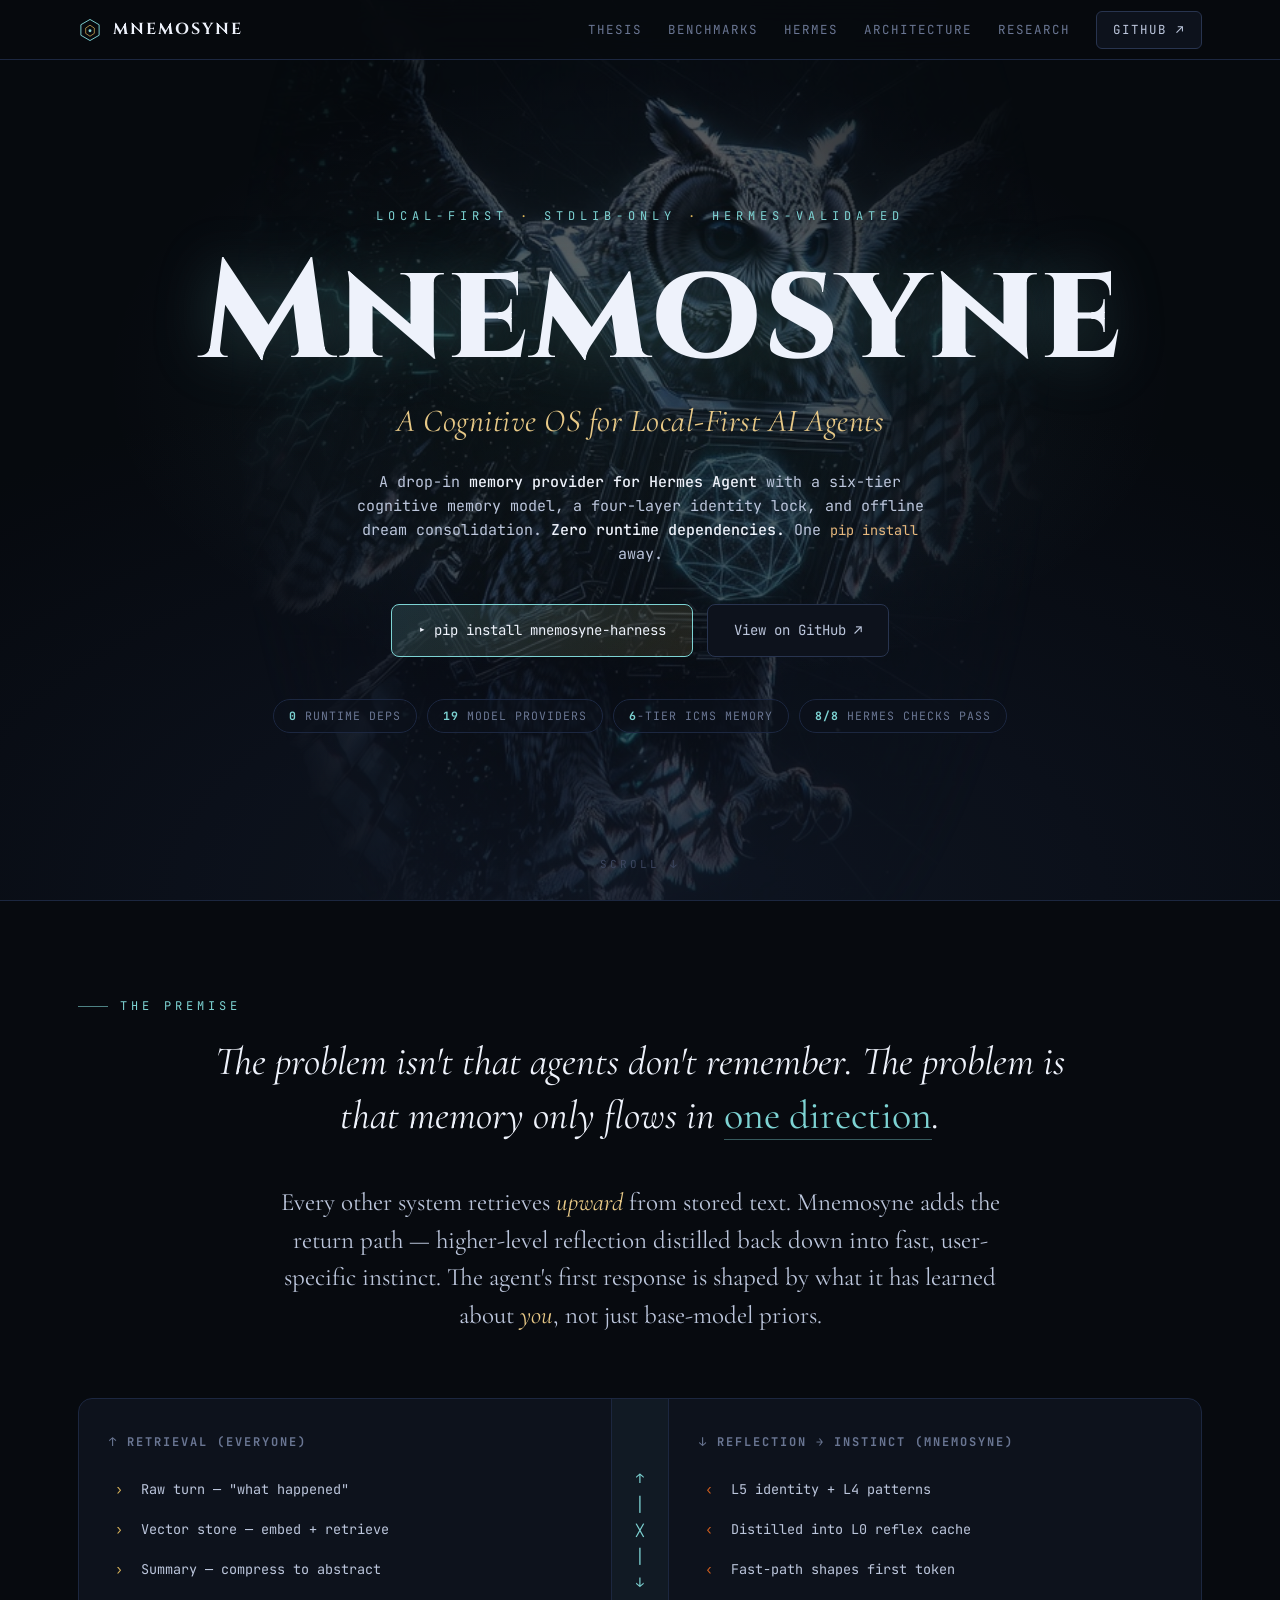
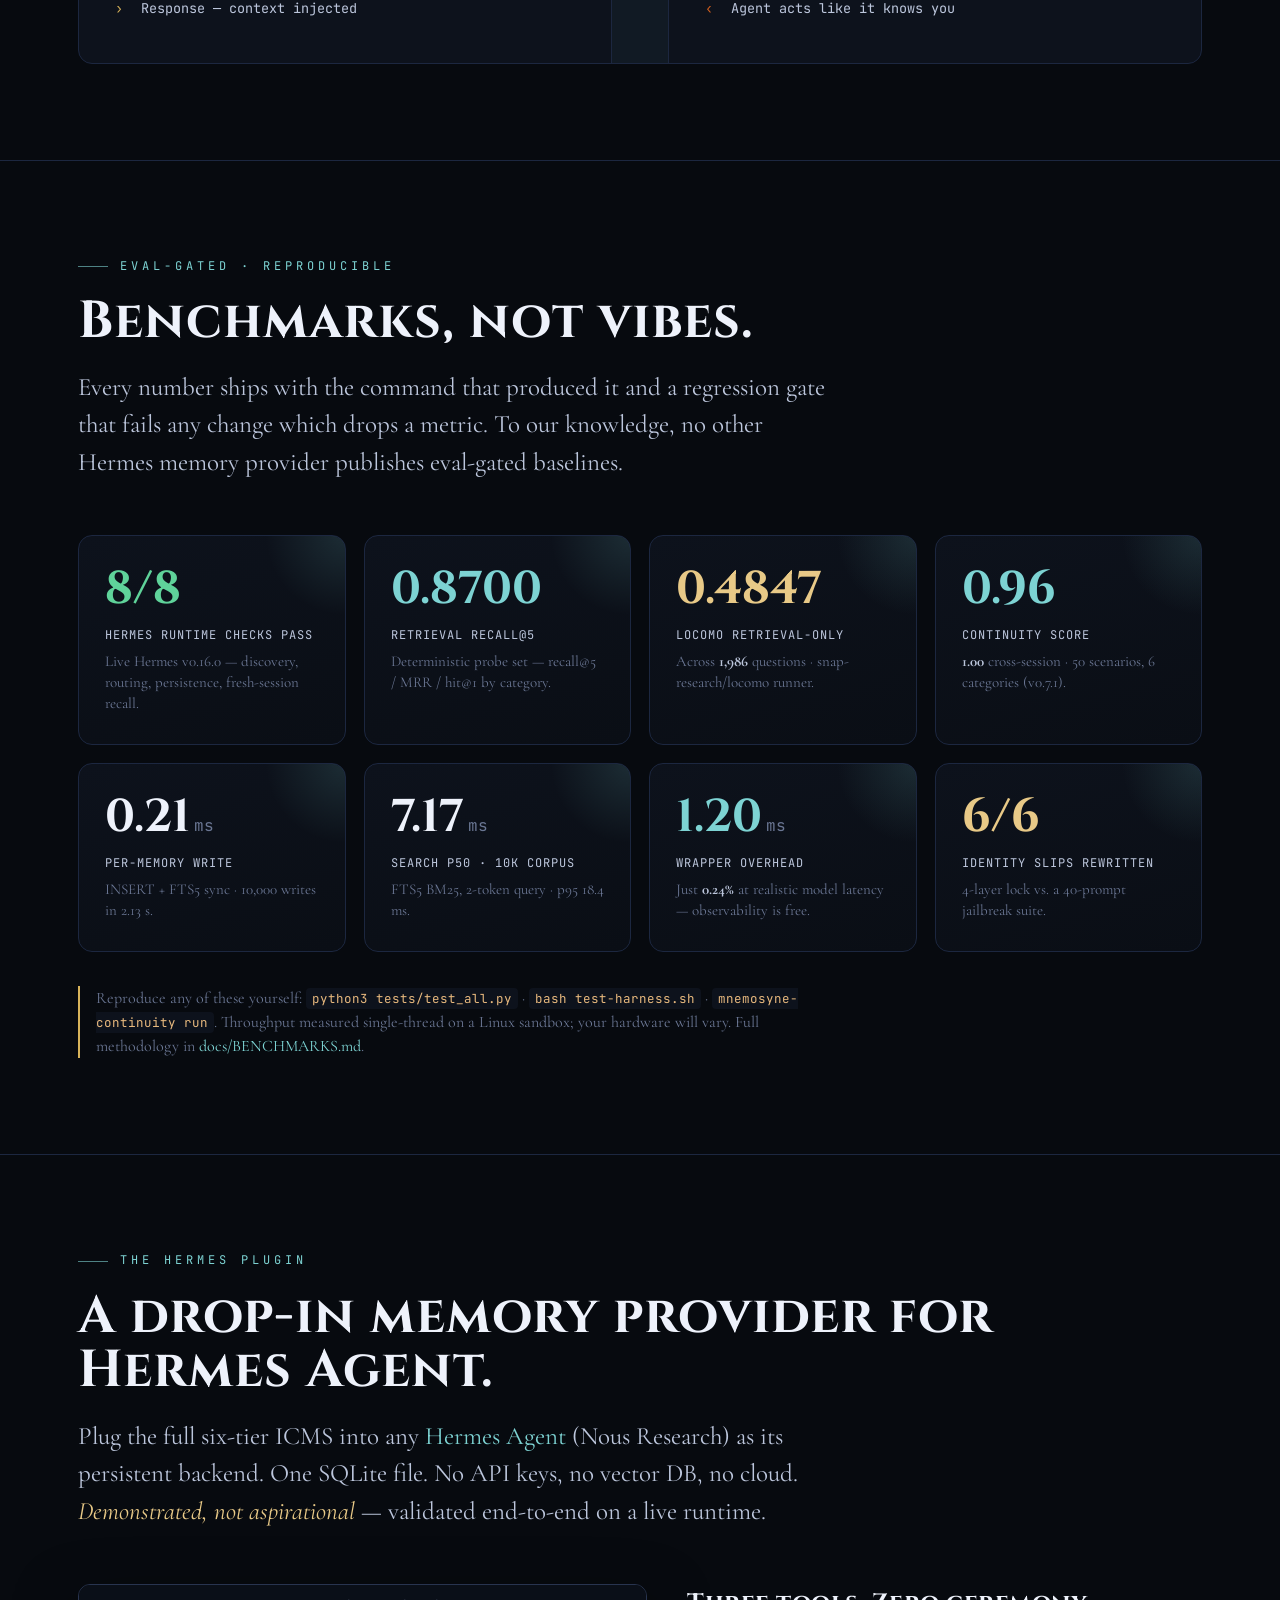
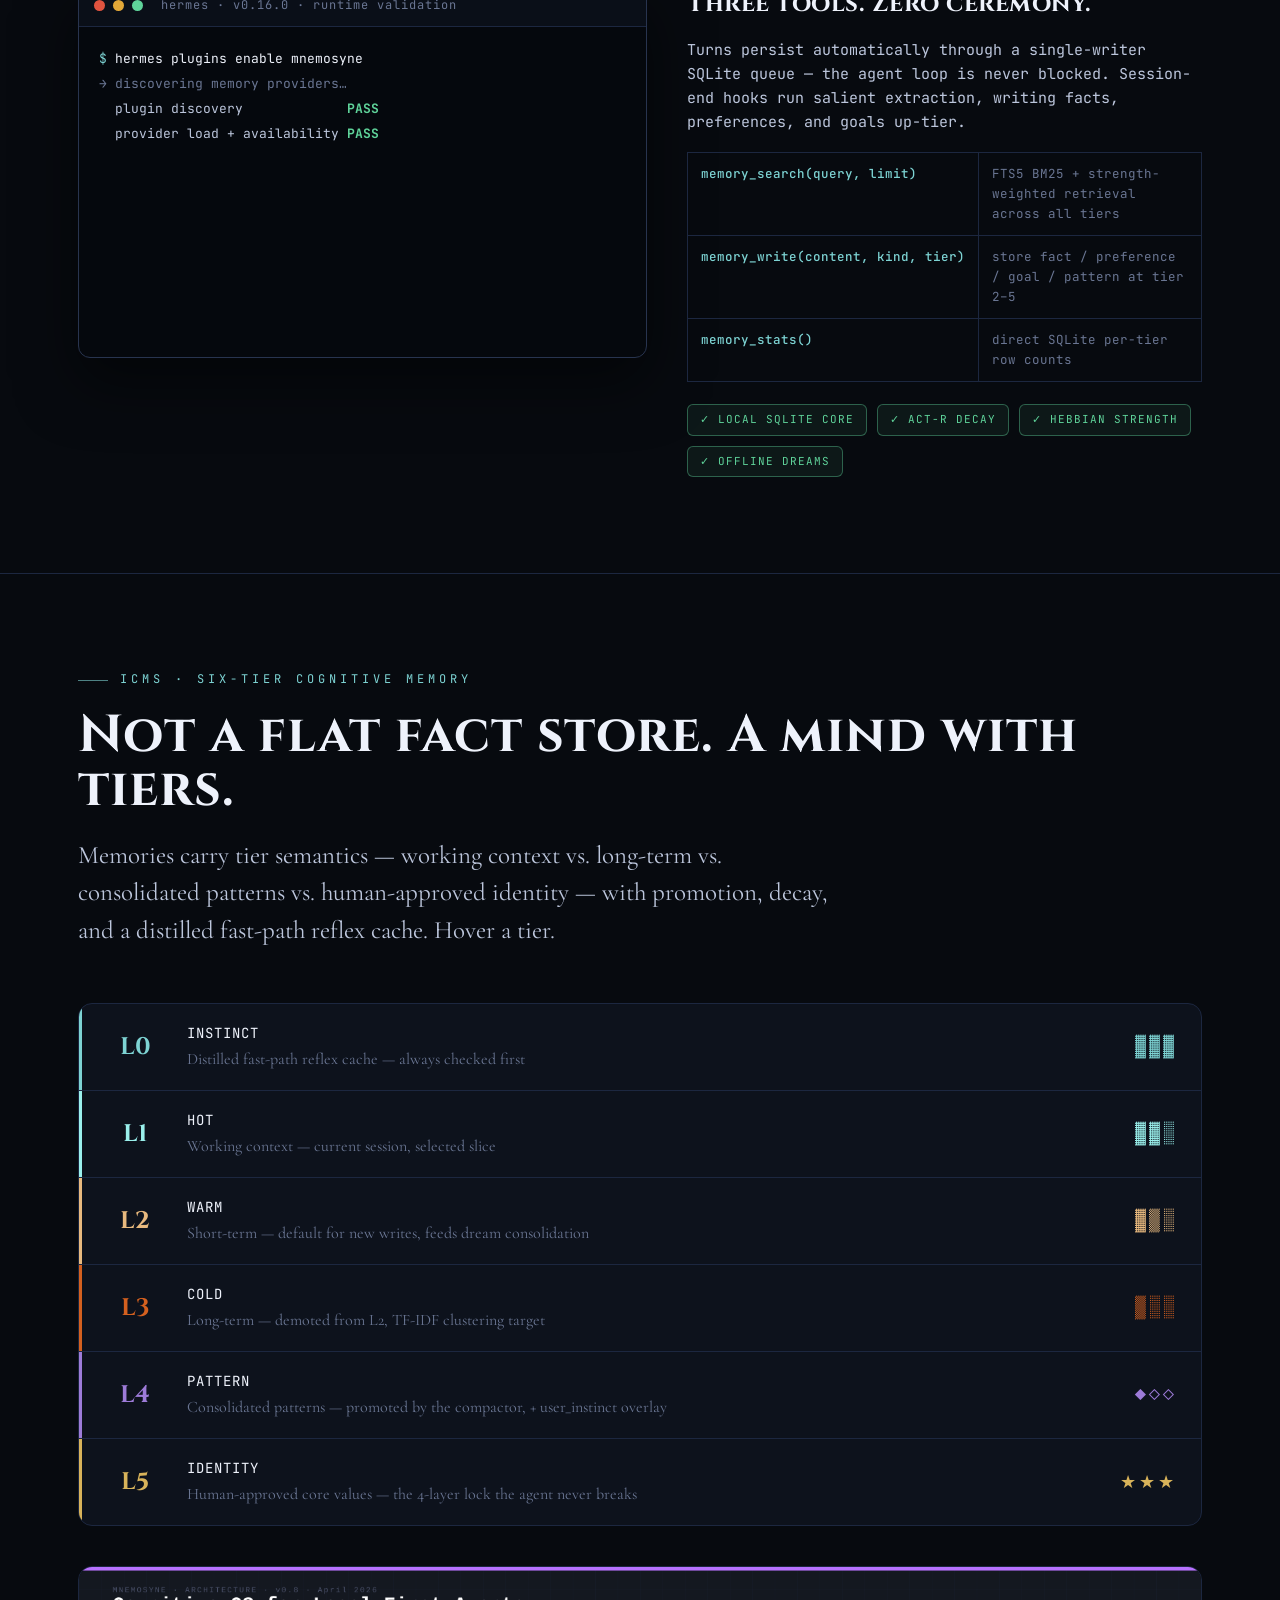
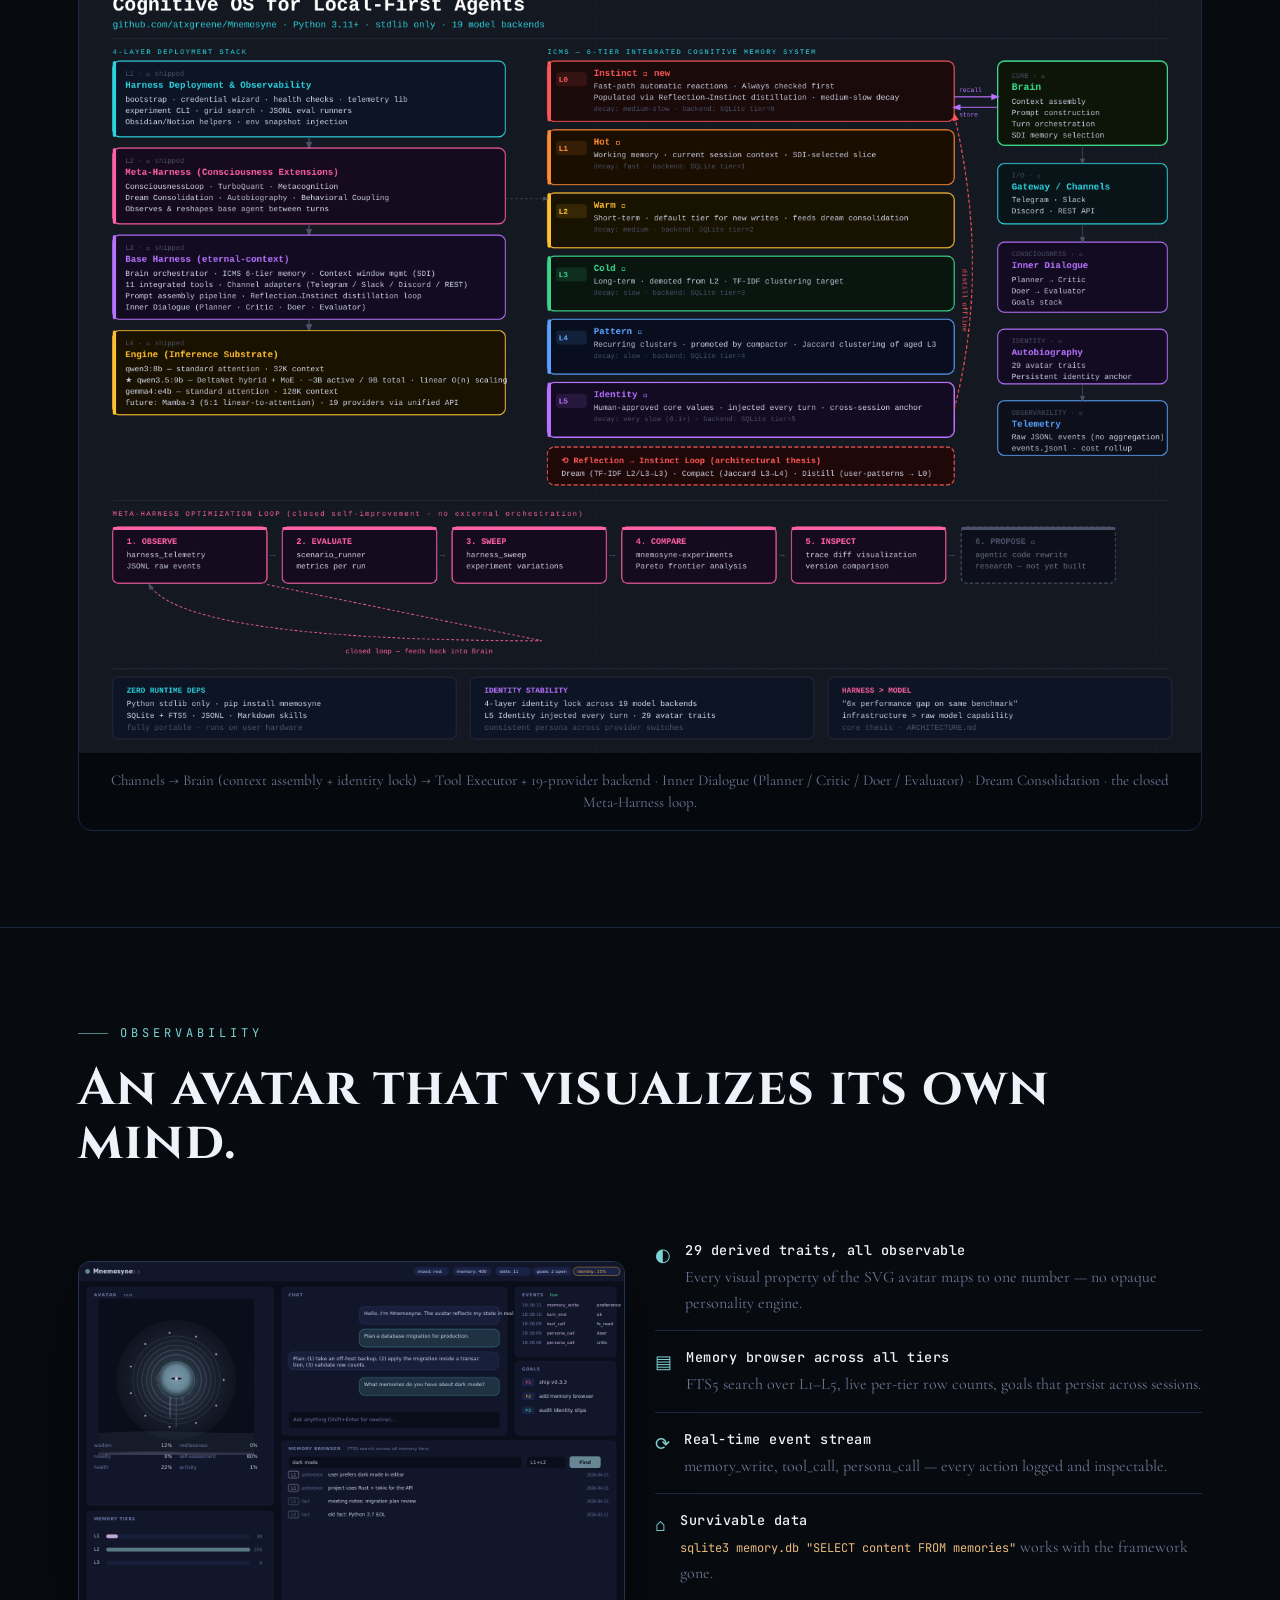
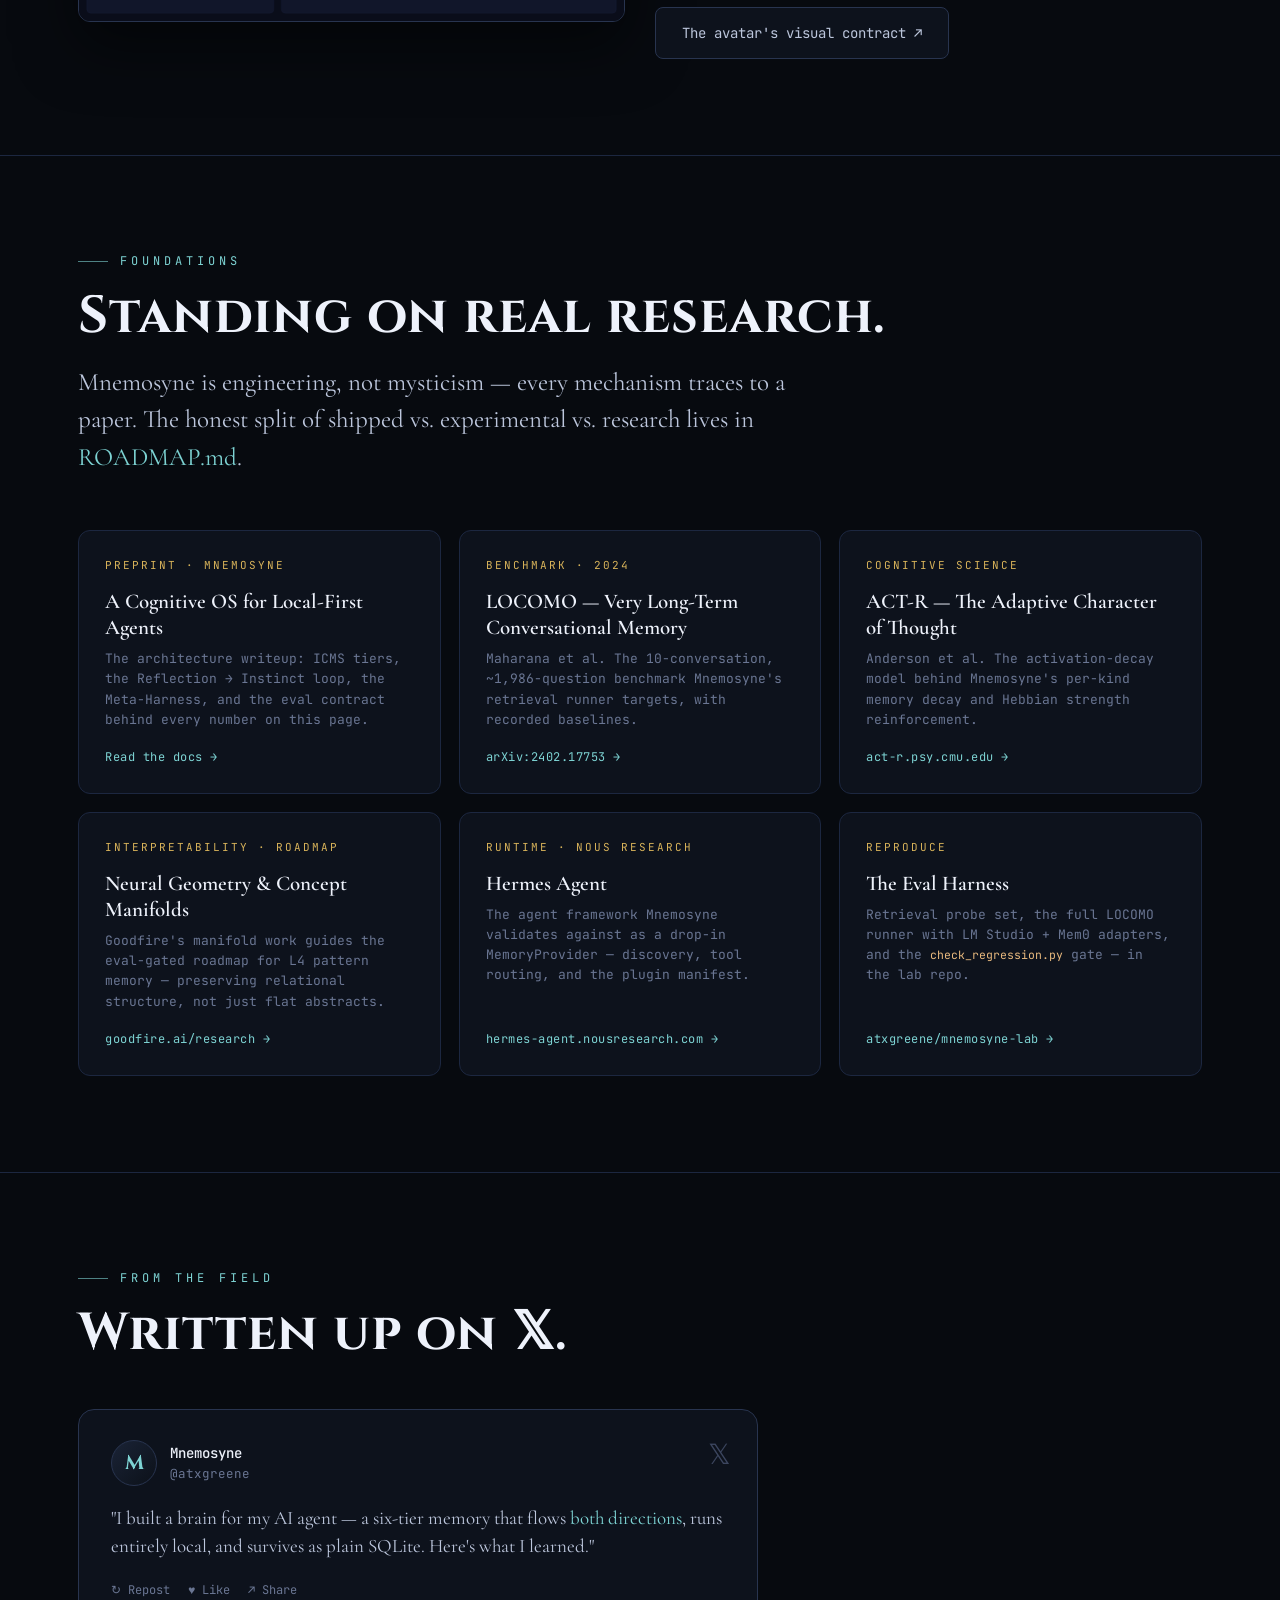
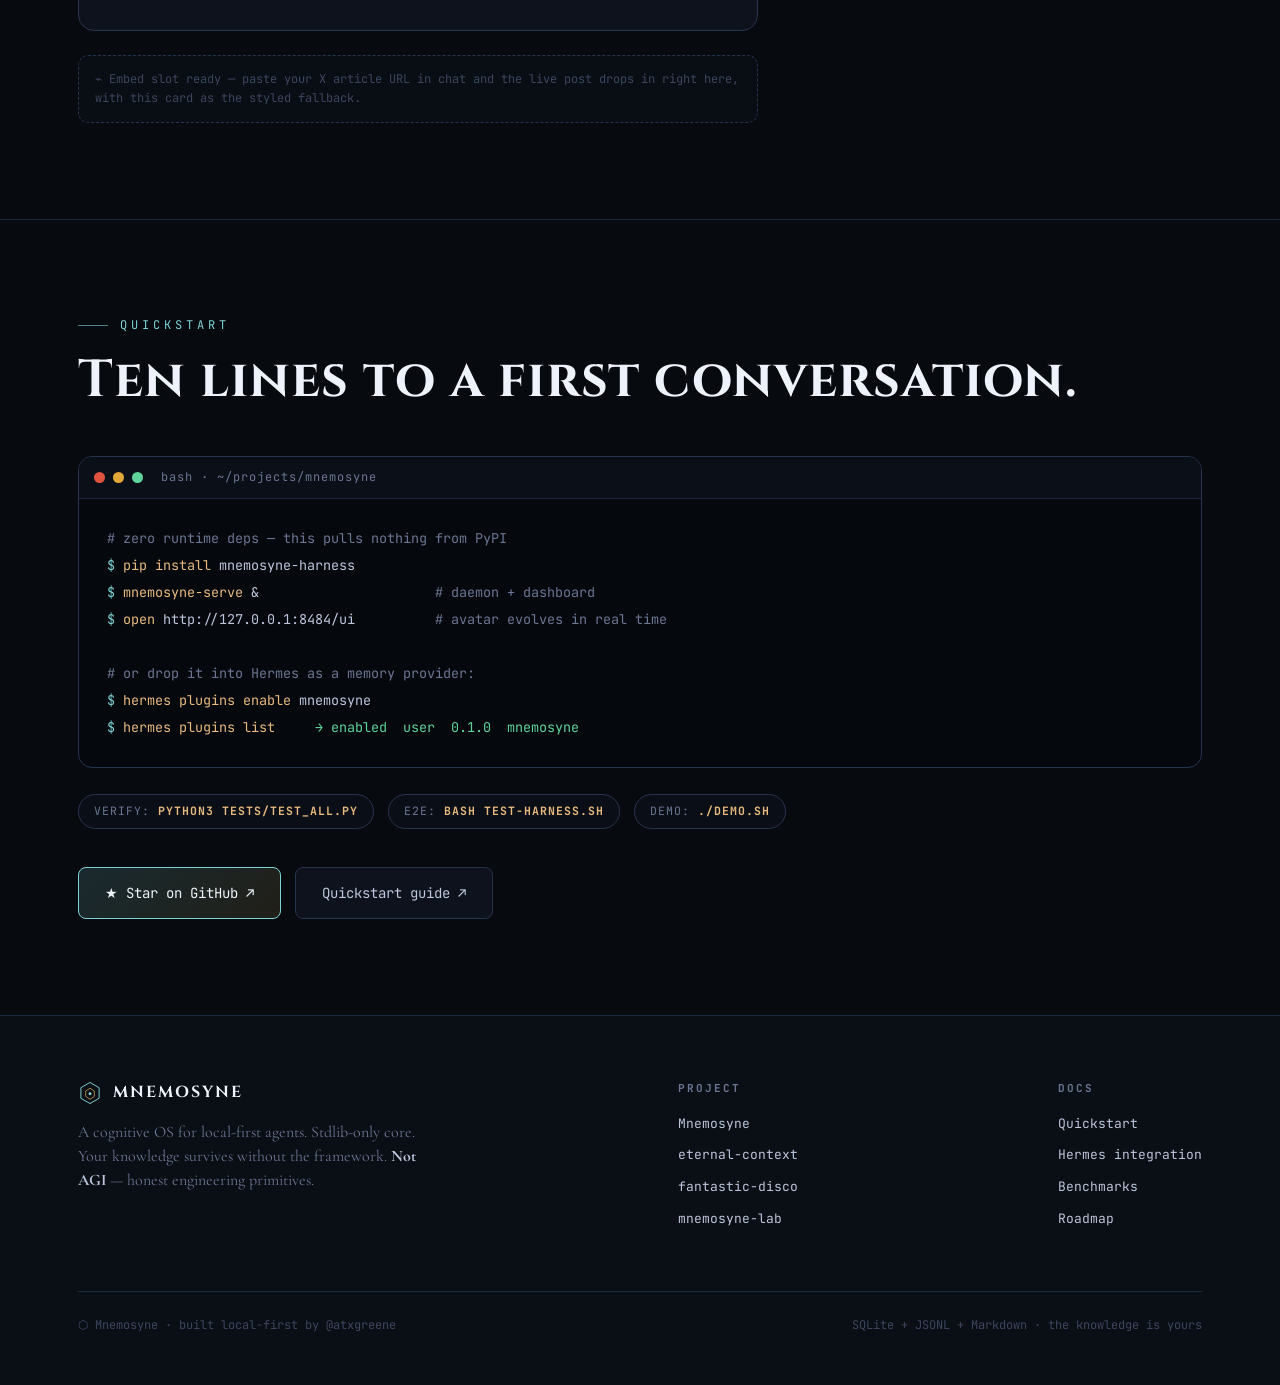
<file: index.html>
<!DOCTYPE html>
<html lang="en">
<head>
<meta charset="UTF-8">
<meta name="viewport" content="width=device-width, initial-scale=1.0">
<title>Mnemosyne — Cognitive OS for Local-First AI Agents</title>
<meta name="description" content="A drop-in memory provider for Hermes Agent. Stdlib-only core, 6-tier ICMS memory, runtime-validated, eval-gated benchmarks. One pip install away.">
<meta property="og:title" content="Mnemosyne — Cognitive OS for Local-First AI Agents">
<meta property="og:description" content="Drop-in memory provider for Hermes Agent. Stdlib-only. 6-tier ICMS. Runtime-validated. Eval-gated benchmarks.">
<meta property="og:type" content="website">
<meta property="og:image" content="https://atxgreene.github.io/Mnemosyne/docs/assets/Mnemosyne.jpg">
<meta name="theme-color" content="#070a0f">
<meta name="twitter:card" content="summary_large_image">
<link rel="preconnect" href="https://fonts.googleapis.com">
<link rel="preconnect" href="https://fonts.gstatic.com" crossorigin>
<link href="https://fonts.googleapis.com/css2?family=Cinzel:wght@400;500;600;700;800;900&family=Cormorant+Garamond:ital,wght@0,400;0,500;0,600;1,400;1,500&family=JetBrains+Mono:wght@400;500;700&display=swap" rel="stylesheet">
<link rel="icon" type="image/svg+xml" href="data:image/svg+xml,<svg xmlns='http://www.w3.org/2000/svg' viewBox='0 0 100 100'><polygon points='50,6 88,28 88,72 50,94 12,72 12,28' fill='none' stroke='%237dd3d3' stroke-width='4'/><polygon points='50,30 68,42 68,64 50,76 32,64 32,42' fill='none' stroke='%23c9a84c' stroke-width='3'/><circle cx='50' cy='53' r='6' fill='%237dd3d3'/></svg>">
<style>
  *{margin:0;padding:0;box-sizing:border-box}
  :root{
    --bg:#070a0f; --bg2:#0a0e15; --surface:#0d121c; --surface2:#111826;
    --border:#1c2740; --border2:#28344f;
    --text:#bcc6dc; --dim:#6a7693; --faint:#3c465f;
    --bright:#eef2fb;
    --gold:#d8b35a; --gold-soft:#e8c987;
    --teal:#7dd3d3; --teal-bright:#9af0ec;
    --orange:#d4601f; --amber:#e8b97e;
    --violet:#9d7bd8; --green:#5fd39a;
    --serif:'Cormorant Garamond',Georgia,serif;
    --display:'Cinzel',serif;
    --mono:'JetBrains Mono','IBM Plex Mono',monospace;
    --maxw:1180px;
  }
  html{scroll-behavior:smooth}
  body{
    background:var(--bg); color:var(--text);
    font-family:var(--mono); font-size:15px; line-height:1.6;
    -webkit-font-smoothing:antialiased; overflow-x:hidden;
  }
  a{color:var(--teal); text-decoration:none}
  ::selection{background:rgba(125,211,211,.25); color:var(--bright)}
  .wrap{max-width:var(--maxw); margin:0 auto; padding:0 28px}

  /* ── NAV ─────────────────────────────────────────── */
  nav{
    position:fixed; top:0; left:0; right:0; z-index:100; height:60px;
    display:flex; align-items:center;
    background:rgba(7,10,15,.72); backdrop-filter:blur(14px);
    border-bottom:1px solid var(--border);
  }
  nav .wrap{display:flex; align-items:center; justify-content:space-between; width:100%}
  .brand{display:flex; align-items:center; gap:11px; font-family:var(--display); font-weight:700;
    letter-spacing:2px; color:var(--bright); font-size:16px}
  .brand .hex{width:24px;height:24px;display:inline-block}
  .navlinks{display:flex; gap:26px; align-items:center}
  .navlinks a{color:var(--dim); font-size:12.5px; letter-spacing:1px; text-transform:uppercase; transition:color .2s}
  .navlinks a:hover{color:var(--teal)}
  .nav-cta{border:1px solid var(--border2); padding:8px 16px; border-radius:6px; color:var(--text)!important;
    transition:.2s; background:var(--surface)}
  .nav-cta:hover{border-color:var(--teal); color:var(--teal)!important; box-shadow:0 0 18px rgba(125,211,211,.15)}
  @media(max-width:860px){.navlinks a:not(.nav-cta){display:none}}

  /* ── HERO ────────────────────────────────────────── */
  header.hero{position:relative; min-height:100vh; display:flex; flex-direction:column;
    align-items:center; justify-content:center; text-align:center; padding:120px 20px 80px; overflow:hidden}
  #glyphCanvas{position:absolute; inset:0; width:100%; height:100%; z-index:0; opacity:.55}
  .hero-bg{position:absolute; inset:0; z-index:0;
    background:
      radial-gradient(ellipse 60% 50% at 50% 42%, rgba(125,211,211,.10), transparent 70%),
      radial-gradient(ellipse 80% 60% at 50% 100%, rgba(20,28,46,.7), transparent),
      var(--bg);
  }
  .hero-owl{position:absolute; z-index:1; top:50%; left:50%; transform:translate(-50%,-50%);
    width:min(1100px,108vw); max-width:none; opacity:.30;
    -webkit-mask-image:radial-gradient(ellipse 52% 60% at 50% 46%, #000 30%, transparent 72%);
    mask-image:radial-gradient(ellipse 52% 60% at 50% 46%, #000 30%, transparent 72%);
    pointer-events:none; animation:floaty 9s ease-in-out infinite}
  @keyframes floaty{0%,100%{transform:translate(-50%,-51%)}50%{transform:translate(-50%,-49%)}}
  .hero-content{position:relative; z-index:3; max-width:880px}
  .kicker{font-family:var(--mono); font-size:12px; letter-spacing:5px; text-transform:uppercase;
    color:var(--teal); margin-bottom:22px; opacity:0; animation:rise .8s .1s forwards}
  .kicker .tick{color:var(--gold)}
  h1.title{font-family:var(--display); font-weight:800; color:var(--bright);
    font-size:clamp(56px,12vw,140px); line-height:.95; letter-spacing:2px;
    text-shadow:0 0 60px rgba(125,211,211,.25); opacity:0; animation:rise .9s .2s forwards}
  .tagline{font-family:var(--serif); font-style:italic; font-size:clamp(20px,3.4vw,32px);
    color:var(--gold-soft); margin-top:14px; letter-spacing:.5px; opacity:0; animation:rise .9s .35s forwards}
  .subtag{max-width:600px; margin:24px auto 0; color:var(--text); font-size:15px;
    opacity:0; animation:rise .9s .5s forwards}
  .subtag b{color:var(--bright); font-weight:500}
  .subtag code{font-family:var(--mono); color:var(--amber); font-size:13.5px}
  @keyframes rise{from{opacity:0; transform:translateY(22px)}to{opacity:1; transform:translateY(0)}}
  .hero-cta{display:flex; gap:14px; justify-content:center; flex-wrap:wrap; margin-top:38px;
    opacity:0; animation:rise .9s .65s forwards}
  .btn{font-family:var(--mono); font-size:14px; padding:14px 26px; border-radius:8px; cursor:pointer;
    border:1px solid var(--border2); transition:.22s; display:inline-flex; align-items:center; gap:10px}
  .btn-primary{background:linear-gradient(135deg,rgba(125,211,211,.16),rgba(216,179,90,.12));
    border-color:var(--teal); color:var(--bright)}
  .btn-primary:hover{box-shadow:0 0 28px rgba(125,211,211,.3); transform:translateY(-2px)}
  .btn-ghost{background:var(--surface); color:var(--text)}
  .btn-ghost:hover{border-color:var(--gold); color:var(--gold-soft); transform:translateY(-2px)}
  .hero-chips{display:flex; gap:10px; justify-content:center; flex-wrap:wrap; margin-top:42px;
    opacity:0; animation:rise .9s .8s forwards}
  .chip{font-size:11.5px; letter-spacing:1px; text-transform:uppercase; color:var(--dim);
    border:1px solid var(--border); border-radius:20px; padding:7px 15px; background:rgba(13,18,28,.6)}
  .chip b{color:var(--teal); font-weight:700}
  .scroll-hint{position:absolute; bottom:26px; left:50%; transform:translateX(-50%); z-index:3;
    color:var(--faint); font-size:11px; letter-spacing:3px; text-transform:uppercase; animation:pulse 2.4s infinite}
  @keyframes pulse{0%,100%{opacity:.4}50%{opacity:.9}}

  /* ── SECTION SCAFFOLD ────────────────────────────── */
  section{position:relative; padding:96px 0; border-top:1px solid var(--border)}
  .eyebrow{font-family:var(--mono); font-size:12px; letter-spacing:4px; text-transform:uppercase;
    color:var(--teal); display:flex; align-items:center; gap:12px; margin-bottom:18px}
  .eyebrow::before{content:''; width:30px; height:1px; background:var(--teal); opacity:.6}
  h2{font-family:var(--display); font-weight:700; color:var(--bright);
    font-size:clamp(30px,5vw,52px); line-height:1.05; letter-spacing:1px; margin-bottom:20px}
  .lede{font-family:var(--serif); font-size:clamp(19px,2.6vw,25px); color:var(--text);
    max-width:760px; line-height:1.5}
  .lede em{color:var(--gold-soft); font-style:italic}
  .lede code{font-family:var(--mono); font-size:14px; color:var(--amber)}

  /* ── THESIS / FLOW ───────────────────────────────── */
  .thesis-quote{font-family:var(--serif); font-style:italic; font-size:clamp(24px,4vw,40px);
    color:var(--bright); line-height:1.35; max-width:880px; margin:0 auto; text-align:center}
  .thesis-quote .hl{color:var(--teal); font-style:normal; border-bottom:1px solid rgba(125,211,211,.4)}
  .flow{display:grid; grid-template-columns:1fr auto 1fr; gap:0; align-items:center; margin-top:64px;
    border:1px solid var(--border); border-radius:14px; overflow:hidden; background:var(--surface)}
  .flow-col{padding:34px 30px}
  .flow-col h4{font-family:var(--mono); font-size:12px; letter-spacing:2px; text-transform:uppercase;
    color:var(--dim); margin-bottom:18px}
  .flow-mid{border-left:1px solid var(--border); border-right:1px solid var(--border);
    align-self:stretch; display:flex; align-items:center; justify-content:center; padding:0 24px;
    background:rgba(125,211,211,.04)}
  .flow-arrows{font-family:var(--mono); font-size:13px; color:var(--teal); text-align:center; line-height:2}
  .flow-step{display:flex; align-items:center; gap:12px; padding:9px 0; color:var(--text); font-size:13.5px}
  .flow-step .g{font-family:var(--mono); color:var(--gold); width:20px; text-align:center}
  .flow-col.down .flow-step .g{color:var(--orange)}
  @media(max-width:760px){.flow{grid-template-columns:1fr}.flow-mid{border:none; border-top:1px solid var(--border); border-bottom:1px solid var(--border); padding:18px}.flow-arrows{transform:rotate(90deg)}}

  /* ── BENCHMARKS ──────────────────────────────────── */
  .bench-grid{display:grid; grid-template-columns:repeat(auto-fit,minmax(230px,1fr)); gap:18px; margin-top:54px}
  .stat{position:relative; border:1px solid var(--border); border-radius:14px; padding:30px 26px;
    background:linear-gradient(165deg,var(--surface),var(--bg2)); overflow:hidden; transition:.3s}
  .stat:hover{border-color:var(--border2); transform:translateY(-3px); box-shadow:0 14px 40px rgba(0,0,0,.4)}
  .stat::after{content:''; position:absolute; top:0; right:0; width:80px; height:80px;
    background:radial-gradient(circle at top right,rgba(125,211,211,.14),transparent 70%)}
  .stat .num{font-family:var(--display); font-weight:700; font-size:46px; color:var(--bright); line-height:1; display:inline}
  .stat .num.teal{color:var(--teal)} .stat .num.gold{color:var(--gold-soft)} .stat .num.green{color:var(--green)}
  .stat .unit{font-family:var(--mono); font-size:16px; color:var(--dim); margin-left:4px}
  .stat .label{font-family:var(--mono); font-size:12px; letter-spacing:1px; text-transform:uppercase;
    color:var(--text); margin-top:14px}
  .stat .sub{color:var(--dim); margin-top:6px; font-family:var(--serif); font-size:15px; line-height:1.4}
  .stat .sub b{color:var(--text)}
  .bench-note{margin-top:34px; color:var(--dim); border-left:2px solid var(--gold);
    padding-left:16px; font-family:var(--serif); font-size:16px; max-width:760px; line-height:1.5}
  .bench-note code{font-family:var(--mono); font-size:12.5px; color:var(--amber); background:var(--surface);
    padding:2px 6px; border-radius:4px}

  /* ── HERMES ──────────────────────────────────────── */
  .hermes-grid{display:grid; grid-template-columns:1.05fr .95fr; gap:40px; margin-top:54px; align-items:start}
  @media(max-width:880px){.hermes-grid{grid-template-columns:1fr}}
  .terminal{background:#05080d; border:1px solid var(--border2); border-radius:12px; overflow:hidden;
    box-shadow:0 24px 60px rgba(0,0,0,.5); font-family:var(--mono)}
  .term-bar{display:flex; align-items:center; gap:8px; padding:11px 15px; background:#0a0f18;
    border-bottom:1px solid var(--border)}
  .term-bar .dot{width:11px; height:11px; border-radius:50%}
  .dot.r{background:#e0533f} .dot.y{background:#e3a838} .dot.g{background:#5fd39a}
  .term-bar .ttl{margin-left:10px; font-size:12px; color:var(--dim); letter-spacing:1px}
  .term-body{padding:20px 20px 24px; font-size:13px; line-height:1.9; min-height:330px}
  .term-line{white-space:pre-wrap; opacity:0; transition:opacity .25s}
  .term-line.show{opacity:1}
  .term-cmd{color:var(--bright)} .term-cmd .pr{color:var(--teal)}
  .term-check{color:var(--text)} .term-pass{color:var(--green); font-weight:700}
  .term-dim{color:var(--dim)}
  .hermes-copy h3{font-family:var(--display); color:var(--bright); font-size:25px; margin-bottom:14px; letter-spacing:.5px}
  .hermes-copy p{margin-bottom:18px}
  .tool-table{width:100%; border-collapse:collapse; margin-top:10px; font-size:12.5px}
  .tool-table td{border:1px solid var(--border); padding:11px 13px; vertical-align:top}
  .tool-table td:first-child{color:var(--teal); font-weight:500; white-space:nowrap; width:38%}
  .tool-table td:last-child{color:var(--dim)}
  .badge-row{display:flex; gap:10px; flex-wrap:wrap; margin-top:22px}
  .vbadge{font-size:11px; letter-spacing:1px; text-transform:uppercase; color:var(--green);
    border:1px solid rgba(95,211,154,.4); border-radius:6px; padding:6px 12px; background:rgba(95,211,154,.07)}

  /* ── ARCHITECTURE / TIERS ────────────────────────── */
  .tiers{margin-top:54px; border:1px solid var(--border); border-radius:14px; overflow:hidden; background:var(--surface)}
  .tier{display:grid; grid-template-columns:64px 1fr auto; align-items:center; gap:20px;
    padding:18px 24px; border-bottom:1px solid var(--border); position:relative; transition:.25s}
  .tier:last-child{border-bottom:none}
  .tier:hover{background:rgba(125,211,211,.04)}
  .tier .tid{font-family:var(--display); font-weight:700; font-size:24px; text-align:center}
  .tier .tname{font-family:var(--mono); font-size:14px; color:var(--bright); letter-spacing:1px}
  .tier .tdesc{font-family:var(--serif); font-size:16px; color:var(--dim); margin-top:2px}
  .tier .tflow{font-family:var(--mono); font-size:18px; letter-spacing:3px}
  .tier .bar{position:absolute; left:0; top:0; bottom:0; width:3px}
  .arch-img{margin-top:40px; border:1px solid var(--border); border-radius:14px; overflow:hidden; background:#05080d}
  .arch-img img{width:100%; display:block}
  .arch-cap{font-family:var(--serif); font-size:15px; color:var(--dim); text-align:center; padding:16px; line-height:1.5}

  /* ── DASHBOARD ───────────────────────────────────── */
  .dash-grid{display:grid; grid-template-columns:1fr 1fr; gap:30px; margin-top:54px; align-items:center}
  @media(max-width:880px){.dash-grid{grid-template-columns:1fr}}
  .dash-shot{border:1px solid var(--border2); border-radius:12px; overflow:hidden;
    box-shadow:0 24px 60px rgba(0,0,0,.5)}
  .dash-shot img{width:100%; display:block}
  .feat-list{list-style:none}
  .feat-list li{display:flex; gap:14px; padding:14px 0; border-bottom:1px solid var(--border)}
  .feat-list li:last-child{border:none}
  .feat-list .fi{font-family:var(--mono); color:var(--teal); font-size:18px}
  .feat-list b{color:var(--bright); font-weight:500; font-family:var(--mono); font-size:13.5px; letter-spacing:.5px}
  .feat-list span{display:block; color:var(--dim); font-family:var(--serif); font-size:16px; margin-top:3px}
  .feat-list code{font-family:var(--mono); font-size:12px; color:var(--amber)}

  /* ── RESEARCH ────────────────────────────────────── */
  .papers{display:grid; grid-template-columns:repeat(auto-fit,minmax(280px,1fr)); gap:18px; margin-top:54px}
  .paper{border:1px solid var(--border); border-radius:12px; padding:26px; background:var(--surface);
    transition:.25s; display:flex; flex-direction:column}
  .paper:hover{border-color:var(--teal); transform:translateY(-3px); box-shadow:0 14px 40px rgba(0,0,0,.4)}
  .paper .ptag{font-family:var(--mono); font-size:11px; letter-spacing:2px; text-transform:uppercase;
    color:var(--gold); margin-bottom:14px}
  .paper h4{font-family:var(--serif); font-weight:600; font-size:21px; color:var(--bright); line-height:1.25; margin-bottom:8px}
  .paper p{font-size:13px; color:var(--dim); flex:1; line-height:1.55}
  .paper p code{font-family:var(--mono); font-size:11.5px; color:var(--amber)}
  .paper .plink{font-family:var(--mono); font-size:12px; margin-top:18px; color:var(--teal); letter-spacing:.5px}
  .paper .plink::after{content:' →'}

  /* ── X ARTICLE ───────────────────────────────────── */
  .x-wrap{margin-top:48px; display:grid; grid-template-columns:1fr; gap:24px; max-width:680px}
  .x-card{border:1px solid var(--border2); border-radius:16px; padding:30px 32px; background:var(--surface);
    position:relative; overflow:hidden}
  .x-card::before{content:'𝕏'; position:absolute; top:22px; right:26px; font-size:28px; color:var(--faint)}
  .x-head{display:flex; align-items:center; gap:13px; margin-bottom:18px}
  .x-av{width:46px; height:46px; border-radius:50%; background:linear-gradient(135deg,#1a2336,#0c1119);
    border:1px solid var(--border2); display:flex; align-items:center; justify-content:center;
    font-family:var(--display); color:var(--teal); font-size:20px; font-weight:700}
  .x-name{font-family:var(--mono); color:var(--bright); font-size:14px; font-weight:500}
  .x-handle{font-family:var(--mono); color:var(--dim); font-size:12.5px}
  .x-body{font-family:var(--serif); font-size:19px; line-height:1.5; color:var(--text)}
  .x-body .hl{color:var(--teal)}
  .x-foot{margin-top:20px; font-family:var(--mono); font-size:12px; color:var(--dim); display:flex; gap:18px}
  .x-slot-note{font-family:var(--mono); font-size:12px; color:var(--faint); border:1px dashed var(--border2);
    border-radius:10px; padding:14px 16px; background:rgba(13,18,28,.4)}

  /* ── INSTALL ─────────────────────────────────────── */
  .install-box{margin-top:48px; border:1px solid var(--border2); border-radius:14px; overflow:hidden; background:#05080d}
  .install-box .term-bar{background:#0a0f18}
  .code{padding:26px 28px; font-family:var(--mono); font-size:13.5px; line-height:2; overflow-x:auto; white-space:pre}
  .code .c{color:var(--dim)} .code .p{color:var(--teal)} .code .k{color:var(--amber)} .code .o{color:var(--green)}
  .verify-row{display:flex; gap:14px; flex-wrap:wrap; margin-top:26px}
  .verify-row .chip{border-color:var(--border2)}
  .verify-row .chip b{color:var(--amber)}

  /* ── FOOTER ──────────────────────────────────────── */
  footer{border-top:1px solid var(--border); padding:64px 0 50px; background:var(--bg2)}
  .foot-grid{display:flex; justify-content:space-between; gap:40px; flex-wrap:wrap}
  .foot-brand{max-width:340px}
  .foot-brand .brand{margin-bottom:14px}
  .foot-brand p{font-family:var(--serif); font-size:16px; color:var(--dim); line-height:1.5}
  .foot-brand p b{color:var(--text)}
  .foot-col h5{font-family:var(--mono); font-size:11px; letter-spacing:2px; text-transform:uppercase;
    color:var(--dim); margin-bottom:16px}
  .foot-col a{display:block; color:var(--text); font-size:13px; margin-bottom:11px; transition:.2s}
  .foot-col a:hover{color:var(--teal)}
  .foot-bottom{margin-top:50px; padding-top:24px; border-top:1px solid var(--border);
    display:flex; justify-content:space-between; flex-wrap:wrap; gap:14px;
    font-size:12px; color:var(--faint); font-family:var(--mono)}
  .reveal{opacity:0; transform:translateY(28px); transition:opacity .7s ease, transform .7s ease}
  .reveal.in{opacity:1; transform:none}
</style>
</head>
<body>

<!-- ───────────────── NAV ───────────────── -->
<nav>
  <div class="wrap">
    <div class="brand">
      <svg class="hex" viewBox="0 0 100 100"><polygon points="50,6 88,28 88,72 50,94 12,72 12,28" fill="none" stroke="#7dd3d3" stroke-width="4"/><polygon points="50,30 68,42 68,64 50,76 32,64 32,42" fill="none" stroke="#d8b35a" stroke-width="3"/><circle cx="50" cy="53" r="6" fill="#7dd3d3"/></svg>
      MNEMOSYNE
    </div>
    <div class="navlinks">
      <a href="#thesis">Thesis</a>
      <a href="#benchmarks">Benchmarks</a>
      <a href="#hermes">Hermes</a>
      <a href="#architecture">Architecture</a>
      <a href="#research">Research</a>
      <a class="nav-cta" href="https://github.com/atxgreene/Mnemosyne" target="_blank" rel="noopener">GitHub ↗</a>
    </div>
  </div>
</nav>

<!-- ───────────────── HERO ───────────────── -->
<header class="hero">
  <div class="hero-bg"></div>
  <canvas id="glyphCanvas"></canvas>
  <img class="hero-owl" src="docs/assets/Mnemosyne.jpg" alt="">
  <div class="hero-content">
    <div class="kicker">Local-First <span class="tick">·</span> Stdlib-Only <span class="tick">·</span> Hermes-Validated</div>
    <h1 class="title">Mnemosyne</h1>
    <div class="tagline">A Cognitive OS for Local-First AI Agents</div>
    <p class="subtag">A drop-in <b>memory provider for Hermes Agent</b> with a six-tier cognitive memory model, a four-layer identity lock, and offline dream consolidation. <b>Zero runtime dependencies.</b> One <code>pip install</code> away.</p>
    <div class="hero-cta">
      <a class="btn btn-primary" href="#install">▸ pip install mnemosyne-harness</a>
      <a class="btn btn-ghost" href="https://github.com/atxgreene/Mnemosyne" target="_blank" rel="noopener">View on GitHub ↗</a>
    </div>
    <div class="hero-chips">
      <span class="chip"><b>0</b> runtime deps</span>
      <span class="chip"><b>19</b> model providers</span>
      <span class="chip"><b>6</b>-tier ICMS memory</span>
      <span class="chip"><b>8/8</b> Hermes checks PASS</span>
    </div>
  </div>
  <div class="scroll-hint">scroll ↓</div>
</header>

<!-- ───────────────── THESIS ───────────────── -->
<section id="thesis">
  <div class="wrap reveal">
    <div class="eyebrow">The Premise</div>
    <p class="thesis-quote">The problem isn't that agents don't remember. The problem is that memory only flows in <span class="hl">one direction</span>.</p>
    <p class="lede" style="margin:42px auto 0; text-align:center">Every other system retrieves <em>upward</em> from stored text. Mnemosyne adds the return path — higher-level reflection distilled back down into fast, user-specific instinct. The agent's first response is shaped by what it has learned about <em>you</em>, not just base-model priors.</p>

    <div class="flow">
      <div class="flow-col up">
        <h4>↑ Retrieval (everyone)</h4>
        <div class="flow-step"><span class="g">›</span> Raw turn — "what happened"</div>
        <div class="flow-step"><span class="g">›</span> Vector store — embed + retrieve</div>
        <div class="flow-step"><span class="g">›</span> Summary — compress to abstract</div>
        <div class="flow-step"><span class="g">›</span> Response — context injected</div>
      </div>
      <div class="flow-mid">
        <div class="flow-arrows">↑<br>│<br>╳<br>│<br>↓</div>
      </div>
      <div class="flow-col down">
        <h4>↓ Reflection → Instinct (Mnemosyne)</h4>
        <div class="flow-step"><span class="g">‹</span> L5 identity + L4 patterns</div>
        <div class="flow-step"><span class="g">‹</span> Distilled into L0 reflex cache</div>
        <div class="flow-step"><span class="g">‹</span> Fast-path shapes first token</div>
        <div class="flow-step"><span class="g">‹</span> Agent acts like it knows you</div>
      </div>
    </div>
  </div>
</section>

<!-- ───────────────── BENCHMARKS ───────────────── -->
<section id="benchmarks">
  <div class="wrap reveal">
    <div class="eyebrow">Eval-Gated · Reproducible</div>
    <h2>Benchmarks, not vibes.</h2>
    <p class="lede">Every number ships with the command that produced it and a regression gate that fails any change which drops a metric. To our knowledge, no other Hermes memory provider publishes eval-gated baselines.</p>

    <div class="bench-grid">
      <div class="stat">
        <span class="num green" data-count="8" data-suffix="/8">0/8</span>
        <div class="label">Hermes runtime checks PASS</div>
        <div class="sub">Live Hermes v0.16.0 — discovery, routing, persistence, fresh-session recall.</div>
      </div>
      <div class="stat">
        <span class="num teal" data-count="0.8704" data-dec="4">0.0000</span>
        <div class="label">Retrieval recall@5</div>
        <div class="sub">Deterministic probe set — recall@5 / MRR / hit@1 by category.</div>
      </div>
      <div class="stat">
        <span class="num gold" data-count="0.4849" data-dec="4">0.0000</span>
        <div class="label">LOCOMO retrieval-only</div>
        <div class="sub">Across <b>1,986</b> questions · snap-research/locomo runner.</div>
      </div>
      <div class="stat">
        <span class="num teal" data-count="0.96" data-dec="2">0.00</span>
        <div class="label">Continuity score</div>
        <div class="sub"><b>1.00</b> cross-session · 50 scenarios, 6 categories (v0.7.1).</div>
      </div>
      <div class="stat">
        <span class="num" data-count="0.21" data-dec="2">0.00</span><span class="unit">ms</span>
        <div class="label">Per-memory write</div>
        <div class="sub">INSERT + FTS5 sync · 10,000 writes in 2.13 s.</div>
      </div>
      <div class="stat">
        <span class="num" data-count="7.17" data-dec="2">0.00</span><span class="unit">ms</span>
        <div class="label">Search p50 · 10K corpus</div>
        <div class="sub">FTS5 BM25, 2-token query · p95 18.4 ms.</div>
      </div>
      <div class="stat">
        <span class="num teal" data-count="1.20" data-dec="2">0.00</span><span class="unit">ms</span>
        <div class="label">Wrapper overhead</div>
        <div class="sub">Just <b>0.24%</b> at realistic model latency — observability is free.</div>
      </div>
      <div class="stat">
        <span class="num gold" data-count="6" data-suffix="/6">0/6</span>
        <div class="label">Identity slips rewritten</div>
        <div class="sub">4-layer lock vs. a 40-prompt jailbreak suite.</div>
      </div>
    </div>

    <p class="bench-note">Reproduce any of these yourself: <code>python3 tests/test_all.py</code> · <code>bash test-harness.sh</code> · <code>mnemosyne-continuity run</code>. Throughput measured single-thread on a Linux sandbox; your hardware will vary. Full methodology in <a href="https://github.com/atxgreene/Mnemosyne/blob/main/docs/BENCHMARKS.md" target="_blank" rel="noopener">docs/BENCHMARKS.md</a>.</p>
  </div>
</section>

<!-- ───────────────── HERMES ───────────────── -->
<section id="hermes">
  <div class="wrap reveal">
    <div class="eyebrow">The Hermes Plugin</div>
    <h2>A drop-in memory provider for Hermes Agent.</h2>
    <p class="lede">Plug the full six-tier ICMS into any <a href="https://hermes-agent.nousresearch.com" target="_blank" rel="noopener">Hermes Agent</a> (Nous Research) as its persistent backend. One SQLite file. No API keys, no vector DB, no cloud. <em>Demonstrated, not aspirational</em> — validated end-to-end on a live runtime.</p>

    <div class="hermes-grid">
      <div class="terminal" id="hermesTerm">
        <div class="term-bar"><span class="dot r"></span><span class="dot y"></span><span class="dot g"></span><span class="ttl">hermes · v0.16.0 · runtime validation</span></div>
        <div class="term-body" id="termBody"></div>
      </div>
      <div class="hermes-copy">
        <h3>Three tools. Zero ceremony.</h3>
        <p>Turns persist automatically through a single-writer SQLite queue — the agent loop is never blocked. Session-end hooks run salient extraction, writing facts, preferences, and goals up-tier.</p>
        <table class="tool-table">
          <tr><td>memory_search(query, limit)</td><td>FTS5 BM25 + strength-weighted retrieval across all tiers</td></tr>
          <tr><td>memory_write(content, kind, tier)</td><td>store fact / preference / goal / pattern at tier 2–5</td></tr>
          <tr><td>memory_stats()</td><td>direct SQLite per-tier row counts</td></tr>
        </table>
        <div class="badge-row">
          <span class="vbadge">✓ Local SQLite core</span>
          <span class="vbadge">✓ ACT-R decay</span>
          <span class="vbadge">✓ Hebbian strength</span>
          <span class="vbadge">✓ Offline dreams</span>
        </div>
      </div>
    </div>
  </div>
</section>

<!-- ───────────────── ARCHITECTURE ───────────────── -->
<section id="architecture">
  <div class="wrap reveal">
    <div class="eyebrow">ICMS · Six-Tier Cognitive Memory</div>
    <h2>Not a flat fact store. A mind with tiers.</h2>
    <p class="lede">Memories carry tier semantics — working context vs. long-term vs. consolidated patterns vs. human-approved identity — with promotion, decay, and a distilled fast-path reflex cache. Hover a tier.</p>

    <div class="tiers">
      <div class="tier"><span class="bar" style="background:#7dd3d3"></span><span class="tid" style="color:#7dd3d3">L0</span><div><div class="tname">INSTINCT</div><div class="tdesc">Distilled fast-path reflex cache — always checked first</div></div><span class="tflow" style="color:#7dd3d3">▓▓▓</span></div>
      <div class="tier"><span class="bar" style="background:#9af0ec"></span><span class="tid" style="color:#9af0ec">L1</span><div><div class="tname">HOT</div><div class="tdesc">Working context — current session, selected slice</div></div><span class="tflow" style="color:#9af0ec">▓▓░</span></div>
      <div class="tier"><span class="bar" style="background:#e8b97e"></span><span class="tid" style="color:#e8b97e">L2</span><div><div class="tname">WARM</div><div class="tdesc">Short-term — default for new writes, feeds dream consolidation</div></div><span class="tflow" style="color:#e8b97e">▓▒░</span></div>
      <div class="tier"><span class="bar" style="background:#d4601f"></span><span class="tid" style="color:#d4601f">L3</span><div><div class="tname">COLD</div><div class="tdesc">Long-term — demoted from L2, TF-IDF clustering target</div></div><span class="tflow" style="color:#d4601f">▒░░</span></div>
      <div class="tier"><span class="bar" style="background:#9d7bd8"></span><span class="tid" style="color:#9d7bd8">L4</span><div><div class="tname">PATTERN</div><div class="tdesc">Consolidated patterns — promoted by the compactor, + user_instinct overlay</div></div><span class="tflow" style="color:#9d7bd8">◆◇◇</span></div>
      <div class="tier"><span class="bar" style="background:#d8b35a"></span><span class="tid" style="color:#d8b35a">L5</span><div><div class="tname">IDENTITY</div><div class="tdesc">Human-approved core values — the 4-layer lock the agent never breaks</div></div><span class="tflow" style="color:#d8b35a">★★★</span></div>
    </div>

    <div class="arch-img">
      <img src="docs/assets/mnemosyne-arch.PNG" alt="Mnemosyne system architecture: Channels to Brain to Tool Executor, six-tier ICMS, inner dialogue, dream consolidation, and the Meta-Harness self-improvement loop">
      <div class="arch-cap">Channels → Brain (context assembly + identity lock) → Tool Executor + 19-provider backend · Inner Dialogue (Planner / Critic / Doer / Evaluator) · Dream Consolidation · the closed Meta-Harness loop.</div>
    </div>
  </div>
</section>

<!-- ───────────────── DASHBOARD ───────────────── -->
<section id="dashboard">
  <div class="wrap reveal">
    <div class="eyebrow">Observability</div>
    <h2>An avatar that visualizes its own mind.</h2>
    <div class="dash-grid">
      <div class="dash-shot"><img src="docs/assets/dashboard.png" alt="Mnemosyne live dashboard — avatar, chat, event stream, goals, and a memory browser across all tiers"></div>
      <div>
        <ul class="feat-list">
          <li><span class="fi">◐</span><div><b>29 derived traits, all observable</b><span>Every visual property of the SVG avatar maps to one number — no opaque personality engine.</span></div></li>
          <li><span class="fi">▤</span><div><b>Memory browser across all tiers</b><span>FTS5 search over L1–L5, live per-tier row counts, goals that persist across sessions.</span></div></li>
          <li><span class="fi">⟳</span><div><b>Real-time event stream</b><span>memory_write, tool_call, persona_call — every action logged and inspectable.</span></div></li>
          <li><span class="fi">⌂</span><div><b>Survivable data</b><span><code>sqlite3 memory.db "SELECT content FROM memories"</code> works with the framework gone.</span></div></li>
        </ul>
        <a class="btn btn-ghost" href="https://github.com/atxgreene/Mnemosyne/blob/main/docs/UI.md" target="_blank" rel="noopener" style="margin-top:6px">The avatar's visual contract ↗</a>
      </div>
    </div>
  </div>
</section>

<!-- ───────────────── RESEARCH ───────────────── -->
<section id="research">
  <div class="wrap reveal">
    <div class="eyebrow">Foundations</div>
    <h2>Standing on real research.</h2>
    <p class="lede">Mnemosyne is engineering, not mysticism — every mechanism traces to a paper. The honest split of shipped vs. experimental vs. research lives in <a href="https://github.com/atxgreene/Mnemosyne/blob/main/docs/ROADMAP.md" target="_blank" rel="noopener">ROADMAP.md</a>.</p>

    <div class="papers">
      <div class="paper">
        <div class="ptag">Preprint · Mnemosyne</div>
        <h4>A Cognitive OS for Local-First Agents</h4>
        <p>The architecture writeup: ICMS tiers, the Reflection → Instinct loop, the Meta-Harness, and the eval contract behind every number on this page.</p>
        <a class="plink" href="https://github.com/atxgreene/Mnemosyne/tree/main/docs" target="_blank" rel="noopener">Read the docs</a>
      </div>
      <div class="paper">
        <div class="ptag">Benchmark · 2024</div>
        <h4>LOCOMO — Very Long-Term Conversational Memory</h4>
        <p>Maharana et al. The 10-conversation, ~1,986-question benchmark Mnemosyne's retrieval runner targets, with recorded baselines.</p>
        <a class="plink" href="https://arxiv.org/abs/2402.17753" target="_blank" rel="noopener">arXiv:2402.17753</a>
      </div>
      <div class="paper">
        <div class="ptag">Cognitive Science</div>
        <h4>ACT-R — The Adaptive Character of Thought</h4>
        <p>Anderson et al. The activation-decay model behind Mnemosyne's per-kind memory decay and Hebbian strength reinforcement.</p>
        <a class="plink" href="http://act-r.psy.cmu.edu/" target="_blank" rel="noopener">act-r.psy.cmu.edu</a>
      </div>
      <div class="paper">
        <div class="ptag">Interpretability · Roadmap</div>
        <h4>Neural Geometry &amp; Concept Manifolds</h4>
        <p>Goodfire's manifold work guides the eval-gated roadmap for L4 pattern memory — preserving relational structure, not just flat abstracts.</p>
        <a class="plink" href="https://www.goodfire.ai/research" target="_blank" rel="noopener">goodfire.ai/research</a>
      </div>
      <div class="paper">
        <div class="ptag">Runtime · Nous Research</div>
        <h4>Hermes Agent</h4>
        <p>The agent framework Mnemosyne validates against as a drop-in MemoryProvider — discovery, tool routing, and the plugin manifest.</p>
        <a class="plink" href="https://hermes-agent.nousresearch.com" target="_blank" rel="noopener">hermes-agent.nousresearch.com</a>
      </div>
      <div class="paper">
        <div class="ptag">Reproduce</div>
        <h4>The Eval Harness</h4>
        <p>Retrieval probe set, the full LOCOMO runner with LM Studio + Mem0 adapters, and the <code>check_regression.py</code> gate — in the lab repo.</p>
        <a class="plink" href="https://github.com/atxgreene/mnemosyne-lab" target="_blank" rel="noopener">atxgreene/mnemosyne-lab</a>
      </div>
    </div>
  </div>
</section>

<!-- ───────────────── X ARTICLE ───────────────── -->
<section id="field">
  <div class="wrap reveal">
    <div class="eyebrow">From the Field</div>
    <h2>Written up on 𝕏.</h2>
    <div class="x-wrap">
      <!-- LIVE EMBED SLOT: paste the tweet/article URL and the official X blockquote drops in here.
           Replace the .x-card below with:
           <blockquote class="twitter-tweet" data-theme="dark"><a href="PASTE_X_URL"></a></blockquote>
           widgets.js is already loaded at the bottom of the page. -->
      <div class="x-card">
        <div class="x-head">
          <div class="x-av">M</div>
          <div><div class="x-name">Mnemosyne</div><div class="x-handle">@atxgreene</div></div>
        </div>
        <div class="x-body">"I built a brain for my AI agent — a six-tier memory that flows <span class="hl">both directions</span>, runs entirely local, and survives as plain SQLite. Here's what I learned."</div>
        <div class="x-foot"><span>↻ Repost</span><span>♥ Like</span><span>↗ Share</span></div>
      </div>
      <div class="x-slot-note">⌁ Embed slot ready — paste your X article URL in chat and the live post drops in right here, with this card as the styled fallback.</div>
    </div>
  </div>
</section>

<!-- ───────────────── INSTALL ───────────────── -->
<section id="install">
  <div class="wrap reveal">
    <div class="eyebrow">Quickstart</div>
    <h2>Ten lines to a first conversation.</h2>
    <div class="install-box">
      <div class="term-bar"><span class="dot r"></span><span class="dot y"></span><span class="dot g"></span><span class="ttl">bash · ~/projects/mnemosyne</span></div>
      <div class="code"><span class="c"># zero runtime deps — this pulls nothing from PyPI</span>
<span class="p">$</span> <span class="k">pip install</span> mnemosyne-harness
<span class="p">$</span> <span class="k">mnemosyne-serve</span> &amp;                      <span class="c"># daemon + dashboard</span>
<span class="p">$</span> <span class="k">open</span> http://127.0.0.1:8484/ui          <span class="c"># avatar evolves in real time</span>

<span class="c"># or drop it into Hermes as a memory provider:</span>
<span class="p">$</span> <span class="k">hermes plugins enable</span> mnemosyne
<span class="p">$</span> <span class="k">hermes plugins list</span>     <span class="o">→ enabled  user  0.1.0  mnemosyne</span></div>
    </div>
    <div class="verify-row">
      <span class="chip">Verify: <b>python3 tests/test_all.py</b></span>
      <span class="chip">E2E: <b>bash test-harness.sh</b></span>
      <span class="chip">Demo: <b>./demo.sh</b></span>
    </div>
    <div class="hero-cta" style="justify-content:flex-start; animation:none; opacity:1">
      <a class="btn btn-primary" href="https://github.com/atxgreene/Mnemosyne" target="_blank" rel="noopener">★ Star on GitHub ↗</a>
      <a class="btn btn-ghost" href="https://github.com/atxgreene/Mnemosyne/blob/main/docs/QUICKSTART.md" target="_blank" rel="noopener">Quickstart guide ↗</a>
    </div>
  </div>
</section>

<!-- ───────────────── FOOTER ───────────────── -->
<footer>
  <div class="wrap">
    <div class="foot-grid">
      <div class="foot-brand">
        <div class="brand"><svg class="hex" viewBox="0 0 100 100"><polygon points="50,6 88,28 88,72 50,94 12,72 12,28" fill="none" stroke="#7dd3d3" stroke-width="4"/><polygon points="50,30 68,42 68,64 50,76 32,64 32,42" fill="none" stroke="#d8b35a" stroke-width="3"/><circle cx="50" cy="53" r="6" fill="#7dd3d3"/></svg> MNEMOSYNE</div>
        <p>A cognitive OS for local-first agents. Stdlib-only core. Your knowledge survives without the framework. <b>Not AGI</b> — honest engineering primitives.</p>
      </div>
      <div class="foot-col">
        <h5>Project</h5>
        <a href="https://github.com/atxgreene/Mnemosyne" target="_blank" rel="noopener">Mnemosyne</a>
        <a href="https://github.com/atxgreene/eternal-context" target="_blank" rel="noopener">eternal-context</a>
        <a href="https://github.com/atxgreene/fantastic-disco" target="_blank" rel="noopener">fantastic-disco</a>
        <a href="https://github.com/atxgreene/mnemosyne-lab" target="_blank" rel="noopener">mnemosyne-lab</a>
      </div>
      <div class="foot-col">
        <h5>Docs</h5>
        <a href="https://github.com/atxgreene/Mnemosyne/blob/main/docs/QUICKSTART.md" target="_blank" rel="noopener">Quickstart</a>
        <a href="https://github.com/atxgreene/Mnemosyne/blob/main/docs/HERMES.md" target="_blank" rel="noopener">Hermes integration</a>
        <a href="https://github.com/atxgreene/Mnemosyne/blob/main/docs/BENCHMARKS.md" target="_blank" rel="noopener">Benchmarks</a>
        <a href="https://github.com/atxgreene/Mnemosyne/blob/main/docs/ROADMAP.md" target="_blank" rel="noopener">Roadmap</a>
      </div>
    </div>
    <div class="foot-bottom">
      <span>⬡ Mnemosyne · built local-first by @atxgreene</span>
      <span>SQLite + JSONL + Markdown · the knowledge is yours</span>
    </div>
  </div>
</footer>

<script>
/* ── Hero generative unicode glyph field ───────────── */
(function(){
  const cv = document.getElementById('glyphCanvas');
  if(!cv) return;
  const ctx = cv.getContext('2d');
  let W,H,cols,drops,fontSize=18;
  const glyphs = '𓂀𓁟𓃰𓅓𓆣𓎟𓏏░▒▓│┃║╬◆◇★☆⬡⬢◊∴⟳↑↓0123ʘΨΦΩλΣ'.split('');
  function resize(){
    W=cv.width=cv.offsetWidth; H=cv.height=cv.offsetHeight;
    cols=Math.floor(W/fontSize);
    drops=Array.from({length:cols},()=>Math.random()*-H);
  }
  resize(); window.addEventListener('resize',resize);
  const palette=['rgba(125,211,211,','rgba(216,179,90,','rgba(154,240,236,','rgba(212,96,31,'];
  function draw(){
    ctx.fillStyle='rgba(7,10,15,0.10)';
    ctx.fillRect(0,0,W,H);
    ctx.font=fontSize+'px JetBrains Mono, monospace';
    for(let i=0;i<cols;i++){
      const g=glyphs[Math.floor(Math.random()*glyphs.length)];
      const x=i*fontSize, y=drops[i];
      const c=palette[i%palette.length];
      ctx.fillStyle=c+(0.18+Math.random()*0.5)+')';
      ctx.fillText(g,x,y);
      if(y>H && Math.random()>0.975) drops[i]=Math.random()*-120;
      drops[i]+=fontSize*0.42;
    }
    requestAnimationFrame(draw);
  }
  draw();
})();

/* ── Scroll reveal ─────────────────────────────────── */
const ro=new IntersectionObserver((es)=>{es.forEach(e=>{if(e.isIntersecting){e.target.classList.add('in');}})},{threshold:0.12});
document.querySelectorAll('.reveal').forEach(el=>ro.observe(el));

/* ── Count-up benchmark numbers ────────────────────── */
function countUp(el){
  const target=parseFloat(el.dataset.count);
  const dec=parseInt(el.dataset.dec||'0');
  const suffix=el.dataset.suffix||'';
  const dur=1400, t0=performance.now();
  function step(t){
    const p=Math.min((t-t0)/dur,1);
    const e=1-Math.pow(1-p,3);
    const v=target*e;
    el.textContent=(dec?v.toFixed(dec):Math.round(v))+suffix;
    if(p<1) requestAnimationFrame(step);
    else el.textContent=(dec?target.toFixed(dec):target)+suffix;
  }
  requestAnimationFrame(step);
}
const co=new IntersectionObserver((es)=>{es.forEach(e=>{if(e.isIntersecting){countUp(e.target); co.unobserve(e.target);}})},{threshold:0.5});
document.querySelectorAll('.stat .num[data-count]').forEach(el=>co.observe(el));

/* ── Hermes terminal typing sequence ───────────────── */
(function(){
  const term=document.getElementById('hermesTerm');
  const body=document.getElementById('termBody');
  if(!term||!body) return;
  const lines=[
    {t:'<span class="term-cmd"><span class="pr">$</span> hermes plugins enable mnemosyne</span>',d:380},
    {t:'<span class="term-dim">→ discovering memory providers…</span>',d:320},
    {t:'<span class="term-check">  plugin discovery             </span><span class="term-pass">PASS</span>',d:260},
    {t:'<span class="term-check">  provider load + availability </span><span class="term-pass">PASS</span>',d:230},
    {t:'<span class="term-check">  session initialization       </span><span class="term-pass">PASS</span>',d:230},
    {t:'<span class="term-check">  tool routing · write/search  </span><span class="term-pass">PASS</span>',d:230},
    {t:'<span class="term-check">  turn persistence → SQLite    </span><span class="term-pass">PASS</span>',d:230},
    {t:'<span class="term-check">  prefetch (non-blocking)      </span><span class="term-pass">PASS</span>',d:230},
    {t:'<span class="term-check">  shutdown / queue flush       </span><span class="term-pass">PASS</span>',d:230},
    {t:'<span class="term-check">  fresh-session recall         </span><span class="term-pass">PASS</span>',d:230},
    {t:'<span class="term-dim">&nbsp;</span>',d:160},
    {t:'<span class="term-pass">  ✓ 8/8 checks passed</span> <span class="term-dim">— live Hermes v0.16.0</span>',d:300},
  ];
  let started=false;
  function run(){
    if(started) return; started=true;
    let i=0;
    function next(){
      if(i>=lines.length) return;
      const el=document.createElement('div');
      el.className='term-line'; el.innerHTML=lines[i].t;
      body.appendChild(el);
      requestAnimationFrame(()=>el.classList.add('show'));
      const delay=lines[i].d; i++;
      setTimeout(next,delay);
    }
    next();
  }
  const o=new IntersectionObserver((es)=>{es.forEach(e=>{if(e.isIntersecting) run();})},{threshold:0.35});
  o.observe(term);
})();
</script>
<!-- X widgets loader (active once a real blockquote embed is pasted into #field) -->
<script async src="https://platform.twitter.com/widgets.js" charset="utf-8"></script>
</body>
</html>
</file>
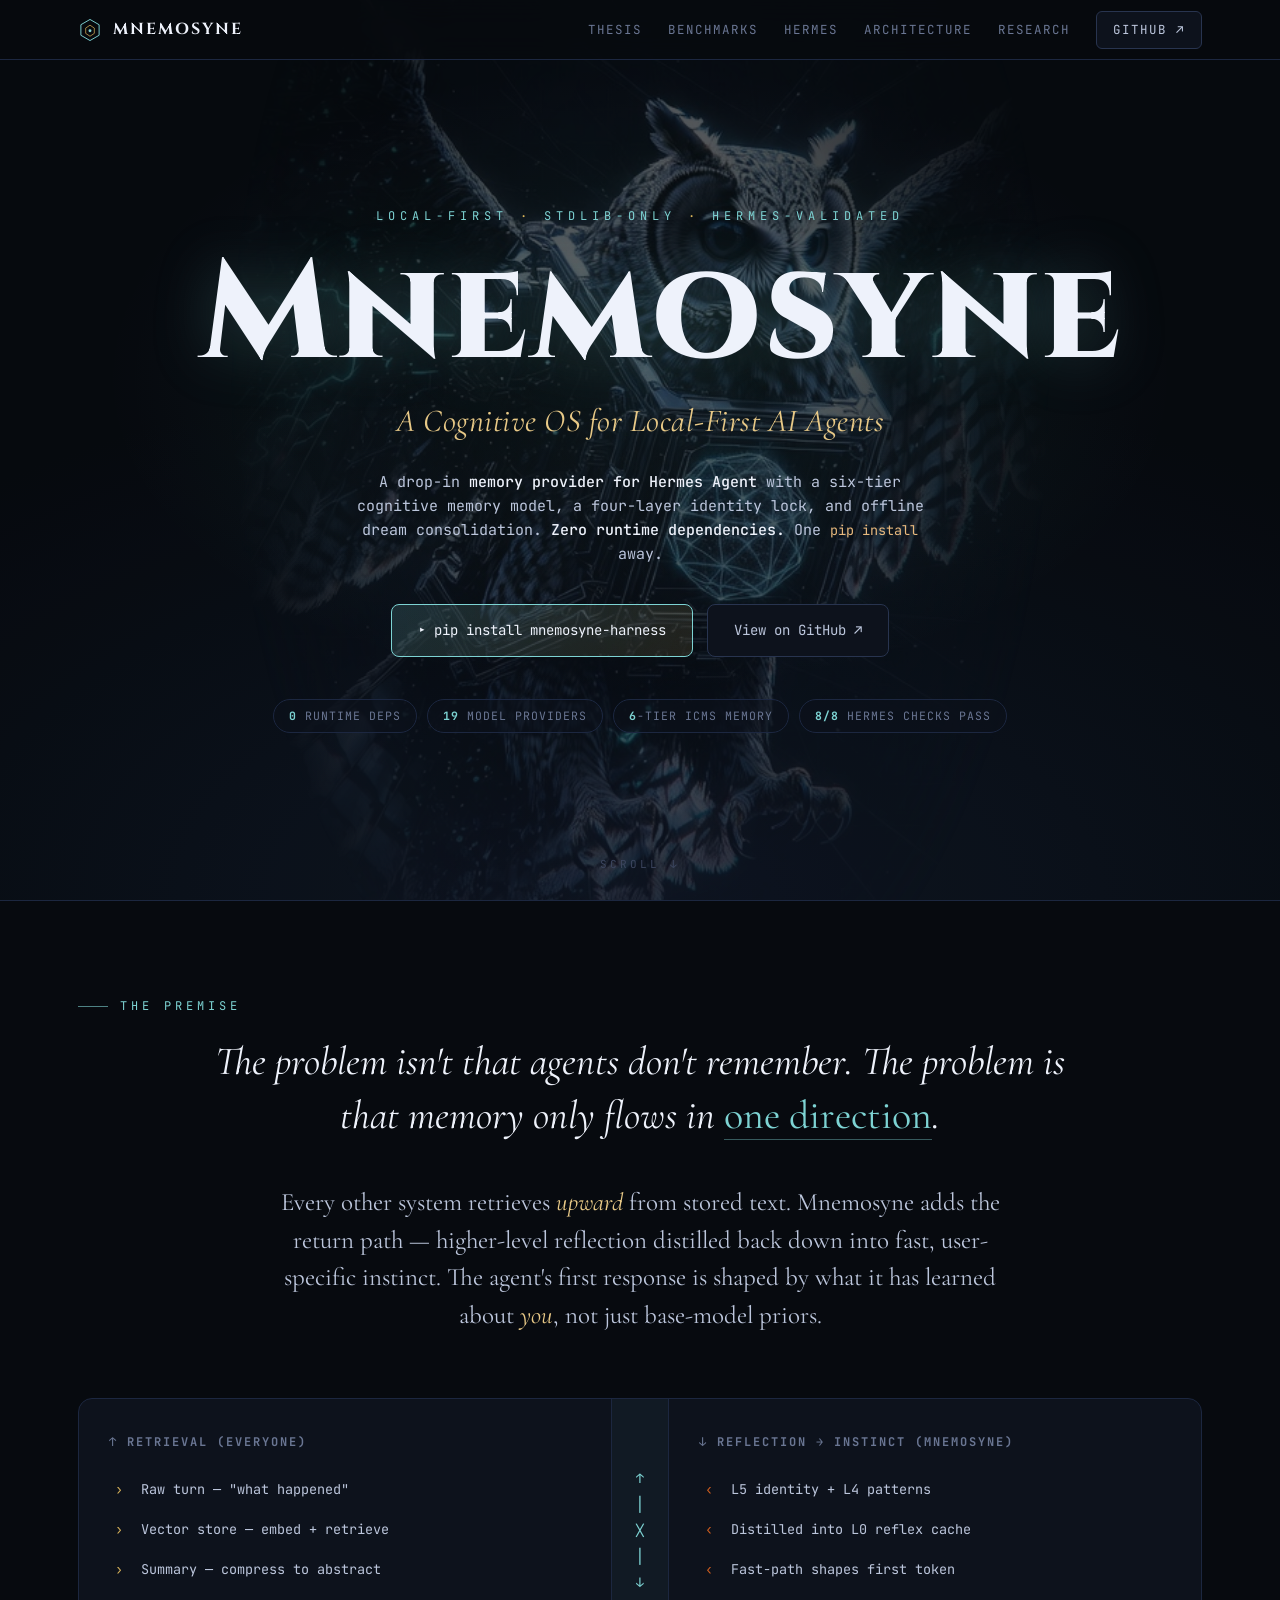
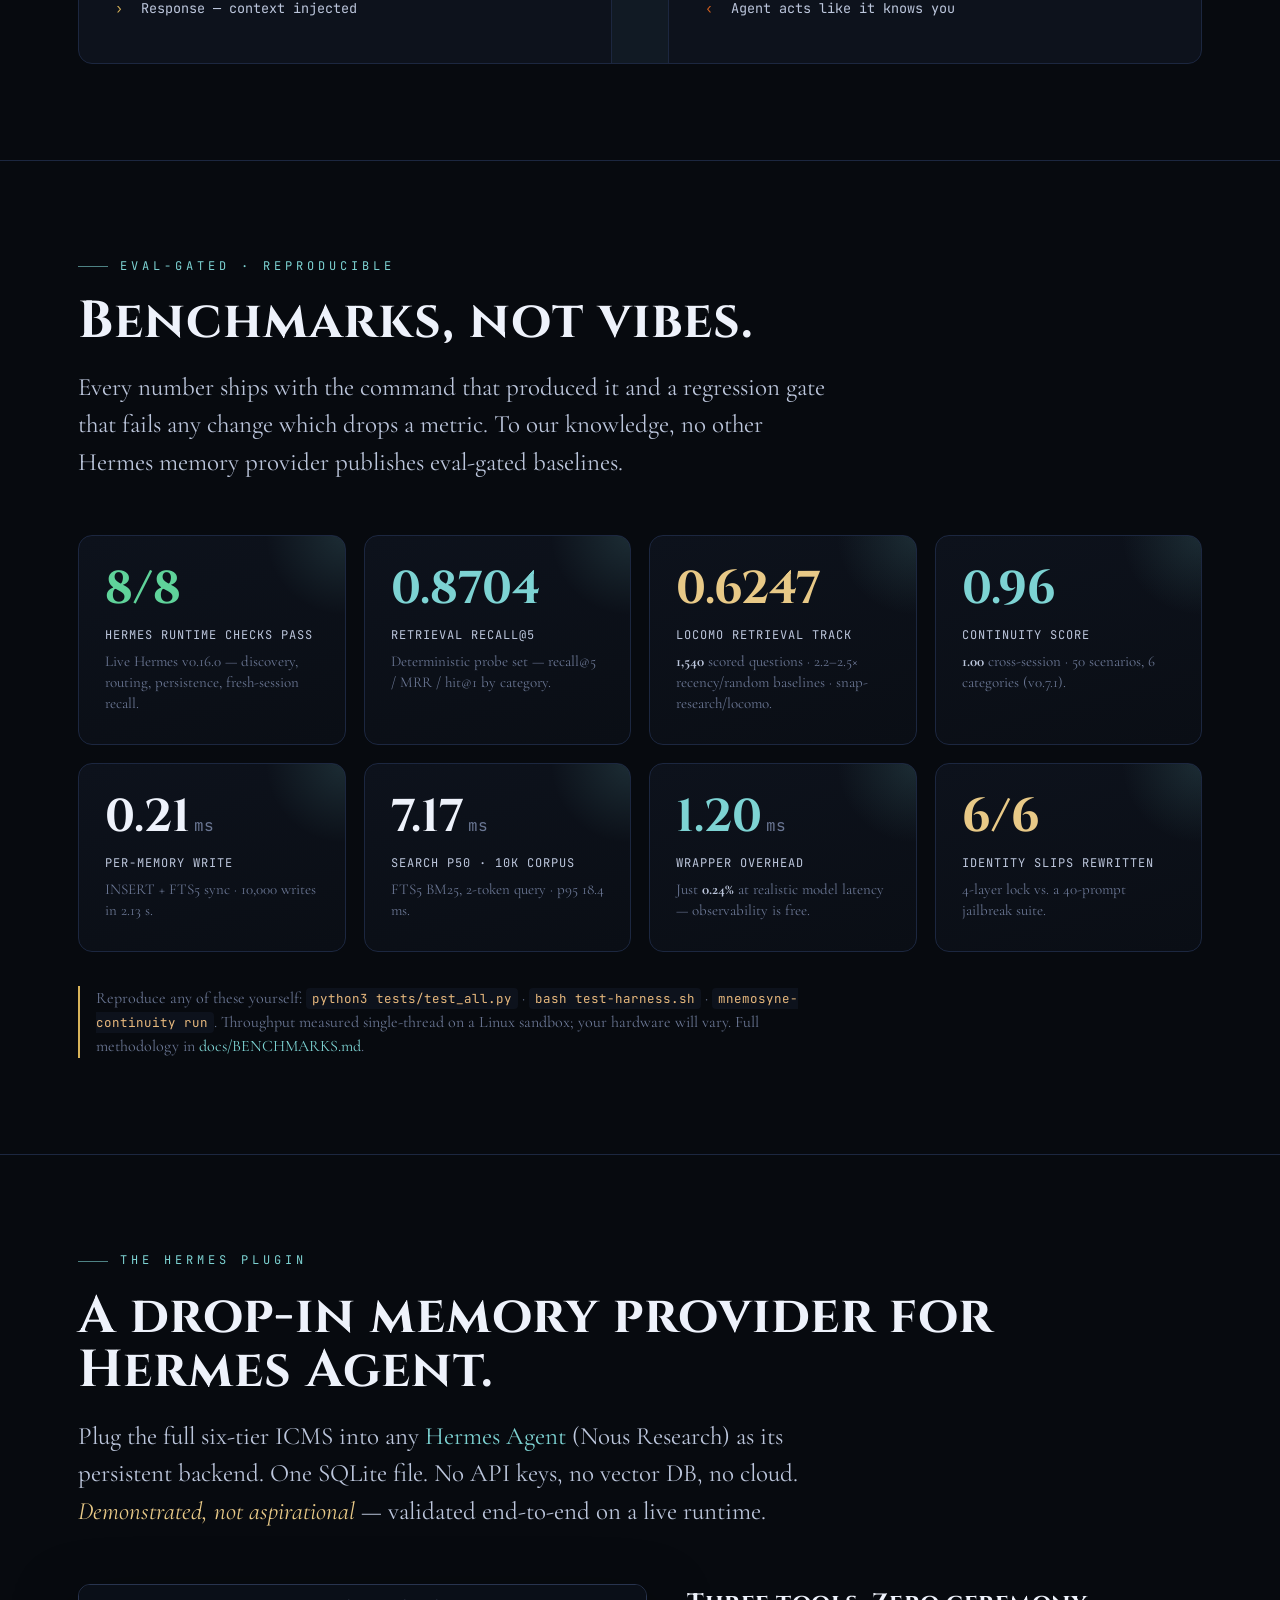
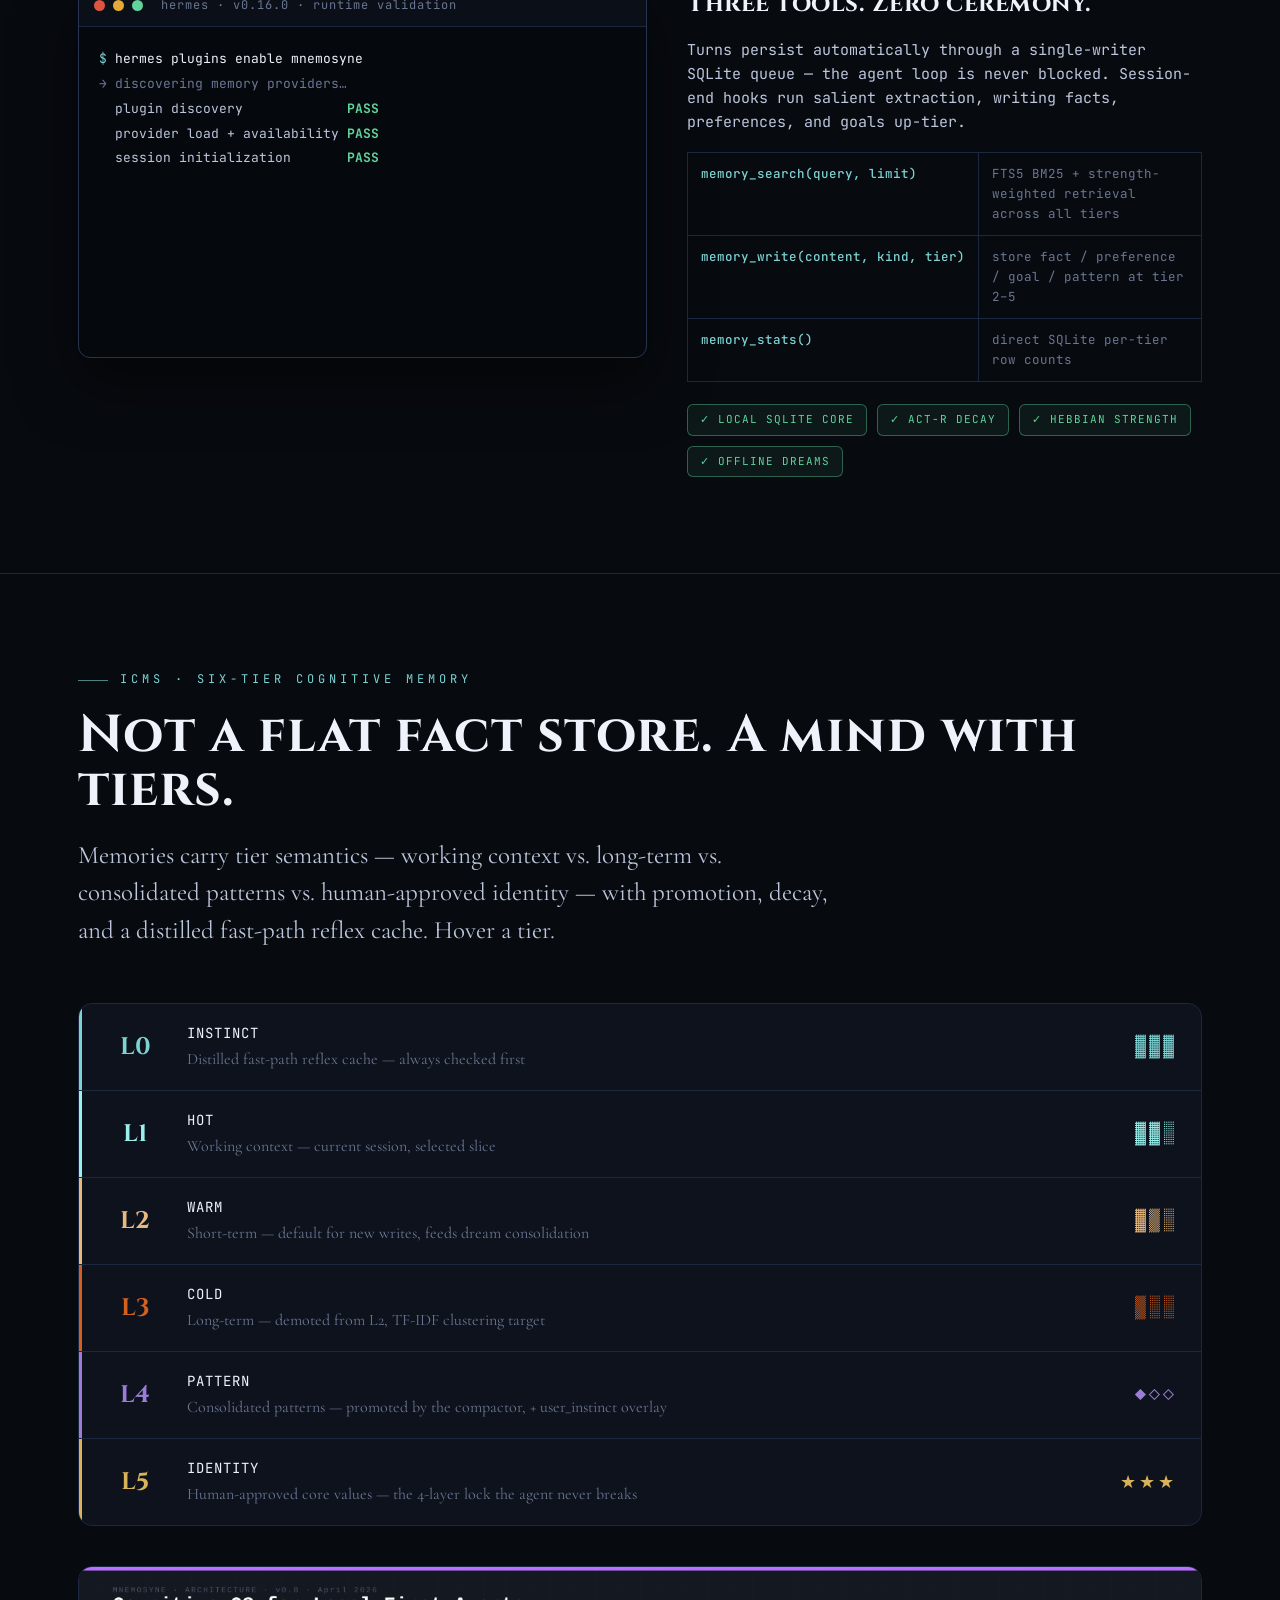
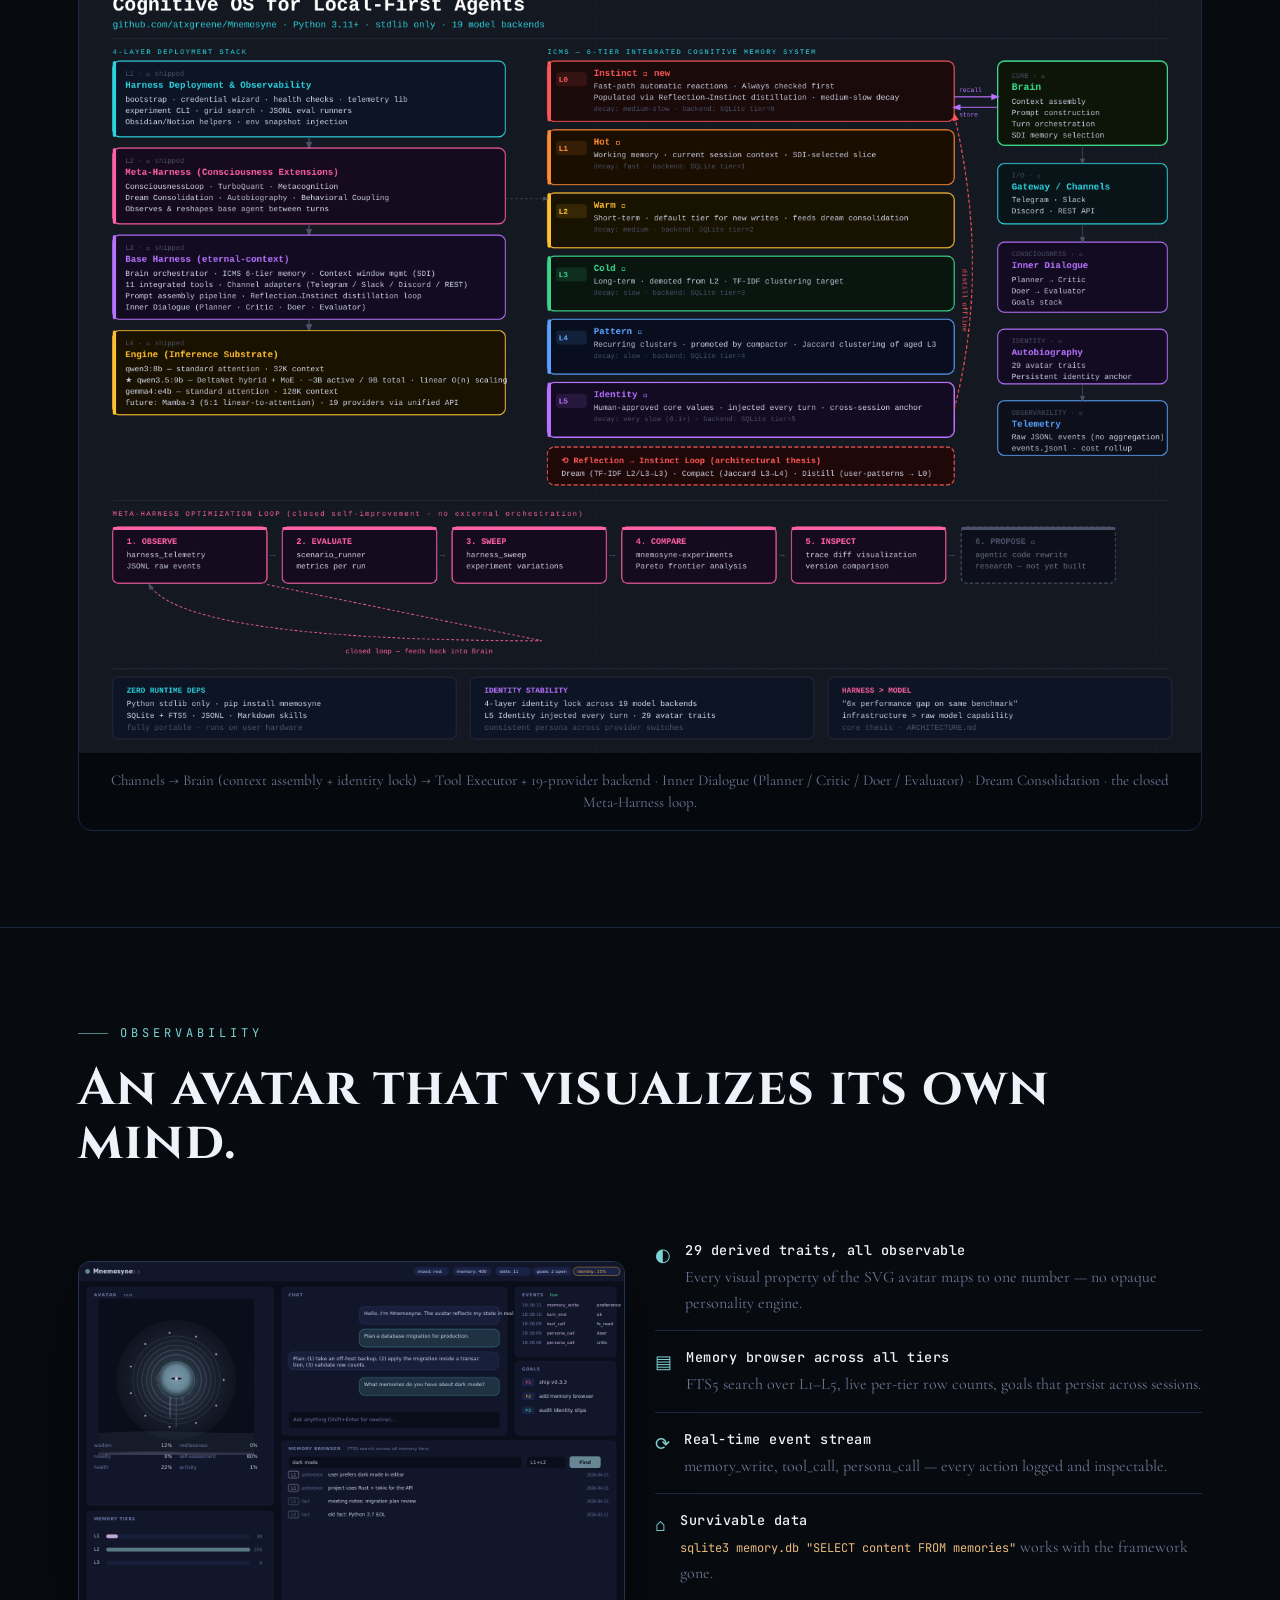
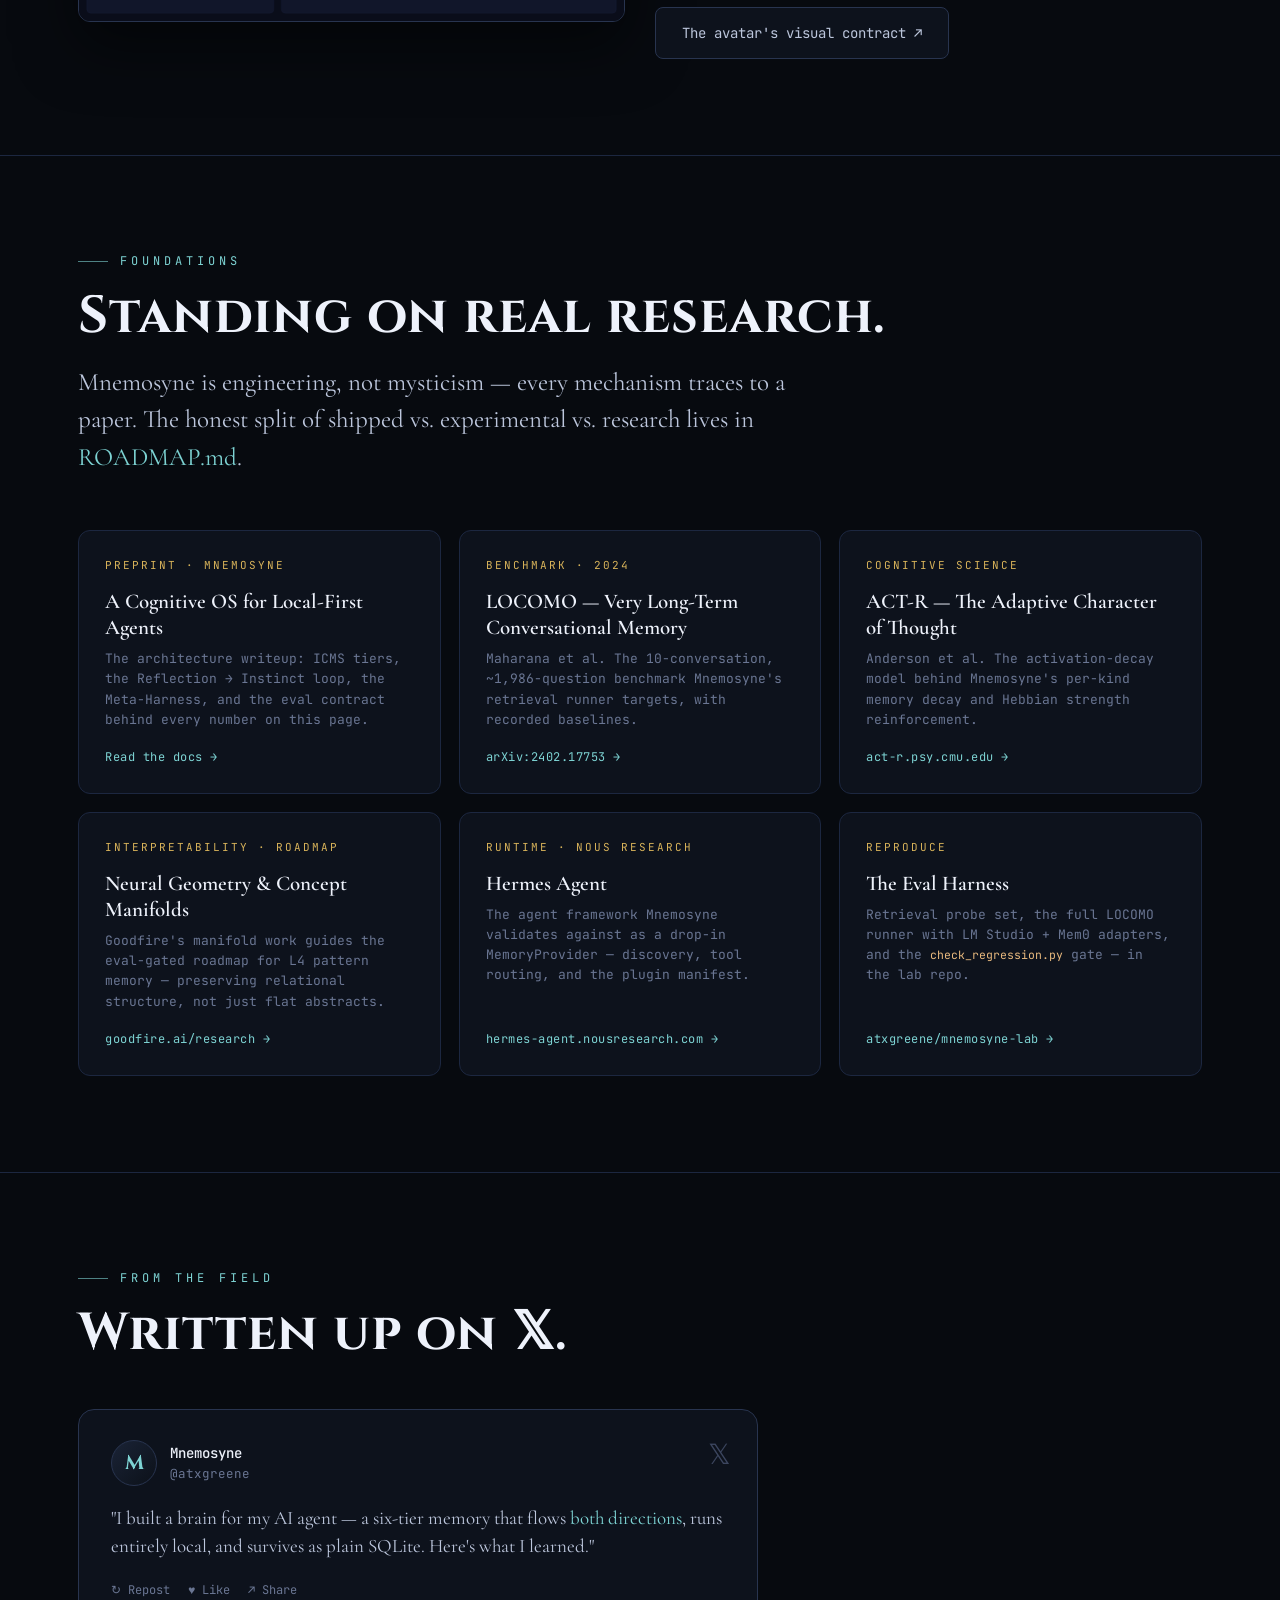
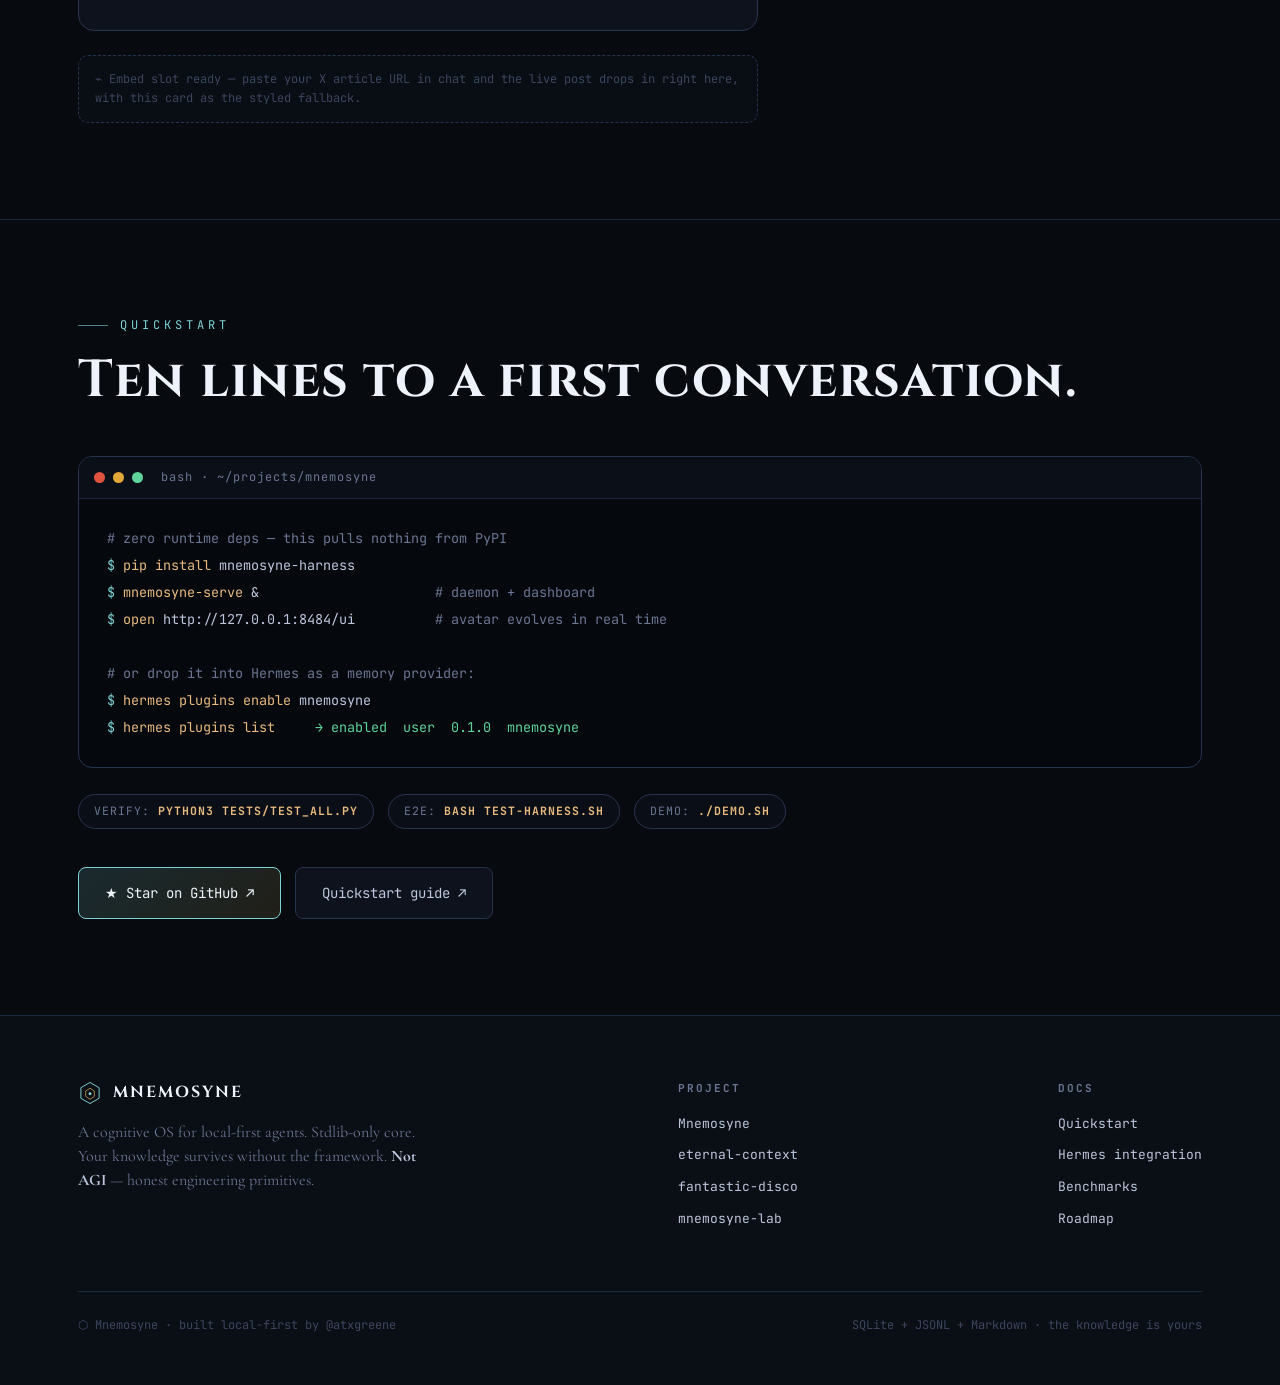
<file: docs/index.html>
<!DOCTYPE html>
<html lang="en">
<head>
<meta charset="UTF-8">
<meta name="viewport" content="width=device-width, initial-scale=1.0">
<title>Mnemosyne — Cognitive OS for Local-First AI Agents</title>
<meta name="description" content="A drop-in memory provider for Hermes Agent. Stdlib-only core, 6-tier ICMS memory, runtime-validated, eval-gated benchmarks. One pip install away.">
<meta property="og:title" content="Mnemosyne — Cognitive OS for Local-First AI Agents">
<meta property="og:description" content="Drop-in memory provider for Hermes Agent. Stdlib-only. 6-tier ICMS. Runtime-validated. Eval-gated benchmarks.">
<meta property="og:type" content="website">
<meta property="og:image" content="assets/Mnemosyne2.jpg">
<meta name="theme-color" content="#070a0f">
<meta name="twitter:card" content="summary_large_image">
<link rel="preconnect" href="https://fonts.googleapis.com">
<link rel="preconnect" href="https://fonts.gstatic.com" crossorigin>
<link href="https://fonts.googleapis.com/css2?family=Cinzel:wght@400;500;600;700;800;900&family=Cormorant+Garamond:ital,wght@0,400;0,500;0,600;1,400;1,500&family=JetBrains+Mono:wght@400;500;700&display=swap" rel="stylesheet">
<link rel="icon" type="image/svg+xml" href="data:image/svg+xml,<svg xmlns='http://www.w3.org/2000/svg' viewBox='0 0 100 100'><polygon points='50,6 88,28 88,72 50,94 12,72 12,28' fill='none' stroke='%237dd3d3' stroke-width='4'/><polygon points='50,30 68,42 68,64 50,76 32,64 32,42' fill='none' stroke='%23c9a84c' stroke-width='3'/><circle cx='50' cy='53' r='6' fill='%237dd3d3'/></svg>">
<style>
  *{margin:0;padding:0;box-sizing:border-box}
  :root{
    --bg:#070a0f; --bg2:#0a0e15; --surface:#0d121c; --surface2:#111826;
    --border:#1c2740; --border2:#28344f;
    --text:#bcc6dc; --dim:#6a7693; --faint:#3c465f;
    --bright:#eef2fb;
    --gold:#d8b35a; --gold-soft:#e8c987;
    --teal:#7dd3d3; --teal-bright:#9af0ec;
    --orange:#d4601f; --amber:#e8b97e;
    --violet:#9d7bd8; --green:#5fd39a;
    --serif:'Cormorant Garamond',Georgia,serif;
    --display:'Cinzel',serif;
    --mono:'JetBrains Mono','IBM Plex Mono',monospace;
    --maxw:1180px;
  }
  html{scroll-behavior:smooth}
  body{
    background:var(--bg); color:var(--text);
    font-family:var(--mono); font-size:15px; line-height:1.6;
    -webkit-font-smoothing:antialiased; overflow-x:hidden;
  }
  a{color:var(--teal); text-decoration:none}
  ::selection{background:rgba(125,211,211,.25); color:var(--bright)}
  .wrap{max-width:var(--maxw); margin:0 auto; padding:0 28px}

  /* ── NAV ─────────────────────────────────────────── */
  nav{
    position:fixed; top:0; left:0; right:0; z-index:100; height:60px;
    display:flex; align-items:center;
    background:rgba(7,10,15,.72); backdrop-filter:blur(14px);
    border-bottom:1px solid var(--border);
  }
  nav .wrap{display:flex; align-items:center; justify-content:space-between; width:100%}
  .brand{display:flex; align-items:center; gap:11px; font-family:var(--display); font-weight:700;
    letter-spacing:2px; color:var(--bright); font-size:16px}
  .brand .hex{width:24px;height:24px;display:inline-block}
  .navlinks{display:flex; gap:26px; align-items:center}
  .navlinks a{color:var(--dim); font-size:12.5px; letter-spacing:1px; text-transform:uppercase; transition:color .2s}
  .navlinks a:hover{color:var(--teal)}
  .nav-cta{border:1px solid var(--border2); padding:8px 16px; border-radius:6px; color:var(--text)!important;
    transition:.2s; background:var(--surface)}
  .nav-cta:hover{border-color:var(--teal); color:var(--teal)!important; box-shadow:0 0 18px rgba(125,211,211,.15)}
  @media(max-width:860px){.navlinks a:not(.nav-cta){display:none}}

  /* ── HERO ────────────────────────────────────────── */
  header.hero{position:relative; min-height:100vh; display:flex; flex-direction:column;
    align-items:center; justify-content:center; text-align:center; padding:120px 20px 80px; overflow:hidden}
  #glyphCanvas{position:absolute; inset:0; width:100%; height:100%; z-index:0; opacity:.55}
  .hero-bg{position:absolute; inset:0; z-index:0;
    background:
      radial-gradient(ellipse 60% 50% at 50% 42%, rgba(125,211,211,.10), transparent 70%),
      radial-gradient(ellipse 80% 60% at 50% 100%, rgba(20,28,46,.7), transparent),
      var(--bg);
  }
  .hero-owl{position:absolute; z-index:1; top:50%; left:50%; transform:translate(-50%,-50%);
    width:min(1100px,108vw); max-width:none; opacity:.30;
    -webkit-mask-image:radial-gradient(ellipse 52% 60% at 50% 46%, #000 30%, transparent 72%);
    mask-image:radial-gradient(ellipse 52% 60% at 50% 46%, #000 30%, transparent 72%);
    pointer-events:none; animation:floaty 9s ease-in-out infinite}
  @keyframes floaty{0%,100%{transform:translate(-50%,-51%)}50%{transform:translate(-50%,-49%)}}
  .hero-content{position:relative; z-index:3; max-width:880px}
  .kicker{font-family:var(--mono); font-size:12px; letter-spacing:5px; text-transform:uppercase;
    color:var(--teal); margin-bottom:22px; opacity:0; animation:rise .8s .1s forwards}
  .kicker .tick{color:var(--gold)}
  h1.title{font-family:var(--display); font-weight:800; color:var(--bright);
    font-size:clamp(56px,12vw,140px); line-height:.95; letter-spacing:2px;
    text-shadow:0 0 60px rgba(125,211,211,.25); opacity:0; animation:rise .9s .2s forwards}
  .tagline{font-family:var(--serif); font-style:italic; font-size:clamp(20px,3.4vw,32px);
    color:var(--gold-soft); margin-top:14px; letter-spacing:.5px; opacity:0; animation:rise .9s .35s forwards}
  .subtag{max-width:600px; margin:24px auto 0; color:var(--text); font-size:15px;
    opacity:0; animation:rise .9s .5s forwards}
  .subtag b{color:var(--bright); font-weight:500}
  .subtag code{font-family:var(--mono); color:var(--amber); font-size:13.5px}
  @keyframes rise{from{opacity:0; transform:translateY(22px)}to{opacity:1; transform:translateY(0)}}
  .hero-cta{display:flex; gap:14px; justify-content:center; flex-wrap:wrap; margin-top:38px;
    opacity:0; animation:rise .9s .65s forwards}
  .btn{font-family:var(--mono); font-size:14px; padding:14px 26px; border-radius:8px; cursor:pointer;
    border:1px solid var(--border2); transition:.22s; display:inline-flex; align-items:center; gap:10px}
  .btn-primary{background:linear-gradient(135deg,rgba(125,211,211,.16),rgba(216,179,90,.12));
    border-color:var(--teal); color:var(--bright)}
  .btn-primary:hover{box-shadow:0 0 28px rgba(125,211,211,.3); transform:translateY(-2px)}
  .btn-ghost{background:var(--surface); color:var(--text)}
  .btn-ghost:hover{border-color:var(--gold); color:var(--gold-soft); transform:translateY(-2px)}
  .hero-chips{display:flex; gap:10px; justify-content:center; flex-wrap:wrap; margin-top:42px;
    opacity:0; animation:rise .9s .8s forwards}
  .chip{font-size:11.5px; letter-spacing:1px; text-transform:uppercase; color:var(--dim);
    border:1px solid var(--border); border-radius:20px; padding:7px 15px; background:rgba(13,18,28,.6)}
  .chip b{color:var(--teal); font-weight:700}
  .scroll-hint{position:absolute; bottom:26px; left:50%; transform:translateX(-50%); z-index:3;
    color:var(--faint); font-size:11px; letter-spacing:3px; text-transform:uppercase; animation:pulse 2.4s infinite}
  @keyframes pulse{0%,100%{opacity:.4}50%{opacity:.9}}

  /* ── SECTION SCAFFOLD ────────────────────────────── */
  section{position:relative; padding:96px 0; border-top:1px solid var(--border)}
  .eyebrow{font-family:var(--mono); font-size:12px; letter-spacing:4px; text-transform:uppercase;
    color:var(--teal); display:flex; align-items:center; gap:12px; margin-bottom:18px}
  .eyebrow::before{content:''; width:30px; height:1px; background:var(--teal); opacity:.6}
  h2{font-family:var(--display); font-weight:700; color:var(--bright);
    font-size:clamp(30px,5vw,52px); line-height:1.05; letter-spacing:1px; margin-bottom:20px}
  .lede{font-family:var(--serif); font-size:clamp(19px,2.6vw,25px); color:var(--text);
    max-width:760px; line-height:1.5}
  .lede em{color:var(--gold-soft); font-style:italic}
  .lede code{font-family:var(--mono); font-size:14px; color:var(--amber)}

  /* ── THESIS / FLOW ───────────────────────────────── */
  .thesis-quote{font-family:var(--serif); font-style:italic; font-size:clamp(24px,4vw,40px);
    color:var(--bright); line-height:1.35; max-width:880px; margin:0 auto; text-align:center}
  .thesis-quote .hl{color:var(--teal); font-style:normal; border-bottom:1px solid rgba(125,211,211,.4)}
  .flow{display:grid; grid-template-columns:1fr auto 1fr; gap:0; align-items:center; margin-top:64px;
    border:1px solid var(--border); border-radius:14px; overflow:hidden; background:var(--surface)}
  .flow-col{padding:34px 30px}
  .flow-col h4{font-family:var(--mono); font-size:12px; letter-spacing:2px; text-transform:uppercase;
    color:var(--dim); margin-bottom:18px}
  .flow-mid{border-left:1px solid var(--border); border-right:1px solid var(--border);
    align-self:stretch; display:flex; align-items:center; justify-content:center; padding:0 24px;
    background:rgba(125,211,211,.04)}
  .flow-arrows{font-family:var(--mono); font-size:13px; color:var(--teal); text-align:center; line-height:2}
  .flow-step{display:flex; align-items:center; gap:12px; padding:9px 0; color:var(--text); font-size:13.5px}
  .flow-step .g{font-family:var(--mono); color:var(--gold); width:20px; text-align:center}
  .flow-col.down .flow-step .g{color:var(--orange)}
  @media(max-width:760px){.flow{grid-template-columns:1fr}.flow-mid{border:none; border-top:1px solid var(--border); border-bottom:1px solid var(--border); padding:18px}.flow-arrows{transform:rotate(90deg)}}

  /* ── BENCHMARKS ──────────────────────────────────── */
  .bench-grid{display:grid; grid-template-columns:repeat(auto-fit,minmax(230px,1fr)); gap:18px; margin-top:54px}
  .stat{position:relative; border:1px solid var(--border); border-radius:14px; padding:30px 26px;
    background:linear-gradient(165deg,var(--surface),var(--bg2)); overflow:hidden; transition:.3s}
  .stat:hover{border-color:var(--border2); transform:translateY(-3px); box-shadow:0 14px 40px rgba(0,0,0,.4)}
  .stat::after{content:''; position:absolute; top:0; right:0; width:80px; height:80px;
    background:radial-gradient(circle at top right,rgba(125,211,211,.14),transparent 70%)}
  .stat .num{font-family:var(--display); font-weight:700; font-size:46px; color:var(--bright); line-height:1; display:inline}
  .stat .num.teal{color:var(--teal)} .stat .num.gold{color:var(--gold-soft)} .stat .num.green{color:var(--green)}
  .stat .unit{font-family:var(--mono); font-size:16px; color:var(--dim); margin-left:4px}
  .stat .label{font-family:var(--mono); font-size:12px; letter-spacing:1px; text-transform:uppercase;
    color:var(--text); margin-top:14px}
  .stat .sub{color:var(--dim); margin-top:6px; font-family:var(--serif); font-size:15px; line-height:1.4}
  .stat .sub b{color:var(--text)}
  .bench-note{margin-top:34px; color:var(--dim); border-left:2px solid var(--gold);
    padding-left:16px; font-family:var(--serif); font-size:16px; max-width:760px; line-height:1.5}
  .bench-note code{font-family:var(--mono); font-size:12.5px; color:var(--amber); background:var(--surface);
    padding:2px 6px; border-radius:4px}

  /* ── HERMES ──────────────────────────────────────── */
  .hermes-grid{display:grid; grid-template-columns:1.05fr .95fr; gap:40px; margin-top:54px; align-items:start}
  @media(max-width:880px){.hermes-grid{grid-template-columns:1fr}}
  .terminal{background:#05080d; border:1px solid var(--border2); border-radius:12px; overflow:hidden;
    box-shadow:0 24px 60px rgba(0,0,0,.5); font-family:var(--mono)}
  .term-bar{display:flex; align-items:center; gap:8px; padding:11px 15px; background:#0a0f18;
    border-bottom:1px solid var(--border)}
  .term-bar .dot{width:11px; height:11px; border-radius:50%}
  .dot.r{background:#e0533f} .dot.y{background:#e3a838} .dot.g{background:#5fd39a}
  .term-bar .ttl{margin-left:10px; font-size:12px; color:var(--dim); letter-spacing:1px}
  .term-body{padding:20px 20px 24px; font-size:13px; line-height:1.9; min-height:330px}
  .term-line{white-space:pre-wrap; opacity:0; transition:opacity .25s}
  .term-line.show{opacity:1}
  .term-cmd{color:var(--bright)} .term-cmd .pr{color:var(--teal)}
  .term-check{color:var(--text)} .term-pass{color:var(--green); font-weight:700}
  .term-dim{color:var(--dim)}
  .hermes-copy h3{font-family:var(--display); color:var(--bright); font-size:25px; margin-bottom:14px; letter-spacing:.5px}
  .hermes-copy p{margin-bottom:18px}
  .tool-table{width:100%; border-collapse:collapse; margin-top:10px; font-size:12.5px}
  .tool-table td{border:1px solid var(--border); padding:11px 13px; vertical-align:top}
  .tool-table td:first-child{color:var(--teal); font-weight:500; white-space:nowrap; width:38%}
  .tool-table td:last-child{color:var(--dim)}
  .badge-row{display:flex; gap:10px; flex-wrap:wrap; margin-top:22px}
  .vbadge{font-size:11px; letter-spacing:1px; text-transform:uppercase; color:var(--green);
    border:1px solid rgba(95,211,154,.4); border-radius:6px; padding:6px 12px; background:rgba(95,211,154,.07)}

  /* ── ARCHITECTURE / TIERS ────────────────────────── */
  .tiers{margin-top:54px; border:1px solid var(--border); border-radius:14px; overflow:hidden; background:var(--surface)}
  .tier{display:grid; grid-template-columns:64px 1fr auto; align-items:center; gap:20px;
    padding:18px 24px; border-bottom:1px solid var(--border); position:relative; transition:.25s}
  .tier:last-child{border-bottom:none}
  .tier:hover{background:rgba(125,211,211,.04)}
  .tier .tid{font-family:var(--display); font-weight:700; font-size:24px; text-align:center}
  .tier .tname{font-family:var(--mono); font-size:14px; color:var(--bright); letter-spacing:1px}
  .tier .tdesc{font-family:var(--serif); font-size:16px; color:var(--dim); margin-top:2px}
  .tier .tflow{font-family:var(--mono); font-size:18px; letter-spacing:3px}
  .tier .bar{position:absolute; left:0; top:0; bottom:0; width:3px}
  .arch-img{margin-top:40px; border:1px solid var(--border); border-radius:14px; overflow:hidden; background:#05080d}
  .arch-img img{width:100%; display:block}
  .arch-cap{font-family:var(--serif); font-size:15px; color:var(--dim); text-align:center; padding:16px; line-height:1.5}

  /* ── DASHBOARD ───────────────────────────────────── */
  .dash-grid{display:grid; grid-template-columns:1fr 1fr; gap:30px; margin-top:54px; align-items:center}
  @media(max-width:880px){.dash-grid{grid-template-columns:1fr}}
  .dash-shot{border:1px solid var(--border2); border-radius:12px; overflow:hidden;
    box-shadow:0 24px 60px rgba(0,0,0,.5)}
  .dash-shot img{width:100%; display:block}
  .feat-list{list-style:none}
  .feat-list li{display:flex; gap:14px; padding:14px 0; border-bottom:1px solid var(--border)}
  .feat-list li:last-child{border:none}
  .feat-list .fi{font-family:var(--mono); color:var(--teal); font-size:18px}
  .feat-list b{color:var(--bright); font-weight:500; font-family:var(--mono); font-size:13.5px; letter-spacing:.5px}
  .feat-list span{display:block; color:var(--dim); font-family:var(--serif); font-size:16px; margin-top:3px}
  .feat-list code{font-family:var(--mono); font-size:12px; color:var(--amber)}

  /* ── RESEARCH ────────────────────────────────────── */
  .papers{display:grid; grid-template-columns:repeat(auto-fit,minmax(280px,1fr)); gap:18px; margin-top:54px}
  .paper{border:1px solid var(--border); border-radius:12px; padding:26px; background:var(--surface);
    transition:.25s; display:flex; flex-direction:column}
  .paper:hover{border-color:var(--teal); transform:translateY(-3px); box-shadow:0 14px 40px rgba(0,0,0,.4)}
  .paper .ptag{font-family:var(--mono); font-size:11px; letter-spacing:2px; text-transform:uppercase;
    color:var(--gold); margin-bottom:14px}
  .paper h4{font-family:var(--serif); font-weight:600; font-size:21px; color:var(--bright); line-height:1.25; margin-bottom:8px}
  .paper p{font-size:13px; color:var(--dim); flex:1; line-height:1.55}
  .paper p code{font-family:var(--mono); font-size:11.5px; color:var(--amber)}
  .paper .plink{font-family:var(--mono); font-size:12px; margin-top:18px; color:var(--teal); letter-spacing:.5px}
  .paper .plink::after{content:' →'}

  /* ── X ARTICLE ───────────────────────────────────── */
  .x-wrap{margin-top:48px; display:grid; grid-template-columns:1fr; gap:24px; max-width:680px}
  .x-card{border:1px solid var(--border2); border-radius:16px; padding:30px 32px; background:var(--surface);
    position:relative; overflow:hidden}
  .x-card::before{content:'𝕏'; position:absolute; top:22px; right:26px; font-size:28px; color:var(--faint)}
  .x-head{display:flex; align-items:center; gap:13px; margin-bottom:18px}
  .x-av{width:46px; height:46px; border-radius:50%; background:linear-gradient(135deg,#1a2336,#0c1119);
    border:1px solid var(--border2); display:flex; align-items:center; justify-content:center;
    font-family:var(--display); color:var(--teal); font-size:20px; font-weight:700}
  .x-name{font-family:var(--mono); color:var(--bright); font-size:14px; font-weight:500}
  .x-handle{font-family:var(--mono); color:var(--dim); font-size:12.5px}
  .x-body{font-family:var(--serif); font-size:19px; line-height:1.5; color:var(--text)}
  .x-body .hl{color:var(--teal)}
  .x-foot{margin-top:20px; font-family:var(--mono); font-size:12px; color:var(--dim); display:flex; gap:18px}
  .x-slot-note{font-family:var(--mono); font-size:12px; color:var(--faint); border:1px dashed var(--border2);
    border-radius:10px; padding:14px 16px; background:rgba(13,18,28,.4)}

  /* ── INSTALL ─────────────────────────────────────── */
  .install-box{margin-top:48px; border:1px solid var(--border2); border-radius:14px; overflow:hidden; background:#05080d}
  .install-box .term-bar{background:#0a0f18}
  .code{padding:26px 28px; font-family:var(--mono); font-size:13.5px; line-height:2; overflow-x:auto; white-space:pre}
  .code .c{color:var(--dim)} .code .p{color:var(--teal)} .code .k{color:var(--amber)} .code .o{color:var(--green)}
  .verify-row{display:flex; gap:14px; flex-wrap:wrap; margin-top:26px}
  .verify-row .chip{border-color:var(--border2)}
  .verify-row .chip b{color:var(--amber)}

  /* ── FOOTER ──────────────────────────────────────── */
  footer{border-top:1px solid var(--border); padding:64px 0 50px; background:var(--bg2)}
  .foot-grid{display:flex; justify-content:space-between; gap:40px; flex-wrap:wrap}
  .foot-brand{max-width:340px}
  .foot-brand .brand{margin-bottom:14px}
  .foot-brand p{font-family:var(--serif); font-size:16px; color:var(--dim); line-height:1.5}
  .foot-brand p b{color:var(--text)}
  .foot-col h5{font-family:var(--mono); font-size:11px; letter-spacing:2px; text-transform:uppercase;
    color:var(--dim); margin-bottom:16px}
  .foot-col a{display:block; color:var(--text); font-size:13px; margin-bottom:11px; transition:.2s}
  .foot-col a:hover{color:var(--teal)}
  .foot-bottom{margin-top:50px; padding-top:24px; border-top:1px solid var(--border);
    display:flex; justify-content:space-between; flex-wrap:wrap; gap:14px;
    font-size:12px; color:var(--faint); font-family:var(--mono)}
  .reveal{opacity:0; transform:translateY(28px); transition:opacity .7s ease, transform .7s ease}
  .reveal.in{opacity:1; transform:none}
</style>
</head>
<body>

<!-- ───────────────── NAV ───────────────── -->
<nav>
  <div class="wrap">
    <div class="brand">
      <svg class="hex" viewBox="0 0 100 100"><polygon points="50,6 88,28 88,72 50,94 12,72 12,28" fill="none" stroke="#7dd3d3" stroke-width="4"/><polygon points="50,30 68,42 68,64 50,76 32,64 32,42" fill="none" stroke="#d8b35a" stroke-width="3"/><circle cx="50" cy="53" r="6" fill="#7dd3d3"/></svg>
      MNEMOSYNE
    </div>
    <div class="navlinks">
      <a href="#thesis">Thesis</a>
      <a href="#benchmarks">Benchmarks</a>
      <a href="#hermes">Hermes</a>
      <a href="#architecture">Architecture</a>
      <a href="#research">Research</a>
      <a class="nav-cta" href="https://github.com/atxgreene/Mnemosyne" target="_blank" rel="noopener">GitHub ↗</a>
    </div>
  </div>
</nav>

<!-- ───────────────── HERO ───────────────── -->
<header class="hero">
  <div class="hero-bg"></div>
  <canvas id="glyphCanvas"></canvas>
  <img class="hero-owl" src="assets/Mnemosyne.jpg" alt="">
  <div class="hero-content">
    <div class="kicker">Local-First <span class="tick">·</span> Stdlib-Only <span class="tick">·</span> Hermes-Validated</div>
    <h1 class="title">Mnemosyne</h1>
    <div class="tagline">A Cognitive OS for Local-First AI Agents</div>
    <p class="subtag">A drop-in <b>memory provider for Hermes Agent</b> with a six-tier cognitive memory model, a four-layer identity lock, and offline dream consolidation. <b>Zero runtime dependencies.</b> One <code>pip install</code> away.</p>
    <div class="hero-cta">
      <a class="btn btn-primary" href="#install">▸ pip install mnemosyne-harness</a>
      <a class="btn btn-ghost" href="https://github.com/atxgreene/Mnemosyne" target="_blank" rel="noopener">View on GitHub ↗</a>
    </div>
    <div class="hero-chips">
      <span class="chip"><b>0</b> runtime deps</span>
      <span class="chip"><b>19</b> model providers</span>
      <span class="chip"><b>6</b>-tier ICMS memory</span>
      <span class="chip"><b>8/8</b> Hermes checks PASS</span>
    </div>
  </div>
  <div class="scroll-hint">scroll ↓</div>
</header>

<!-- ───────────────── THESIS ───────────────── -->
<section id="thesis">
  <div class="wrap reveal">
    <div class="eyebrow">The Premise</div>
    <p class="thesis-quote">The problem isn't that agents don't remember. The problem is that memory only flows in <span class="hl">one direction</span>.</p>
    <p class="lede" style="margin:42px auto 0; text-align:center">Every other system retrieves <em>upward</em> from stored text. Mnemosyne adds the return path — higher-level reflection distilled back down into fast, user-specific instinct. The agent's first response is shaped by what it has learned about <em>you</em>, not just base-model priors.</p>

    <div class="flow">
      <div class="flow-col up">
        <h4>↑ Retrieval (everyone)</h4>
        <div class="flow-step"><span class="g">›</span> Raw turn — "what happened"</div>
        <div class="flow-step"><span class="g">›</span> Vector store — embed + retrieve</div>
        <div class="flow-step"><span class="g">›</span> Summary — compress to abstract</div>
        <div class="flow-step"><span class="g">›</span> Response — context injected</div>
      </div>
      <div class="flow-mid">
        <div class="flow-arrows">↑<br>│<br>╳<br>│<br>↓</div>
      </div>
      <div class="flow-col down">
        <h4>↓ Reflection → Instinct (Mnemosyne)</h4>
        <div class="flow-step"><span class="g">‹</span> L5 identity + L4 patterns</div>
        <div class="flow-step"><span class="g">‹</span> Distilled into L0 reflex cache</div>
        <div class="flow-step"><span class="g">‹</span> Fast-path shapes first token</div>
        <div class="flow-step"><span class="g">‹</span> Agent acts like it knows you</div>
      </div>
    </div>
  </div>
</section>

<!-- ───────────────── BENCHMARKS ───────────────── -->
<section id="benchmarks">
  <div class="wrap reveal">
    <div class="eyebrow">Eval-Gated · Reproducible</div>
    <h2>Benchmarks, not vibes.</h2>
    <p class="lede">Every number ships with the command that produced it and a regression gate that fails any change which drops a metric. To our knowledge, no other Hermes memory provider publishes eval-gated baselines.</p>

    <div class="bench-grid">
      <div class="stat">
        <span class="num green" data-count="8" data-suffix="/8">0/8</span>
        <div class="label">Hermes runtime checks PASS</div>
        <div class="sub">Live Hermes v0.16.0 — discovery, routing, persistence, fresh-session recall.</div>
      </div>
      <div class="stat">
        <span class="num teal" data-count="0.8704" data-dec="4">0.0000</span>
        <div class="label">Retrieval recall@5</div>
        <div class="sub">Deterministic probe set — recall@5 / MRR / hit@1 by category.</div>
      </div>
      <div class="stat">
        <span class="num gold" data-count="0.6247" data-dec="4">0.0000</span>
        <div class="label">LOCOMO retrieval track</div>
        <div class="sub"><b>1,540</b> scored questions · 2.2–2.5× recency/random baselines · snap-research/locomo.</div>
      </div>
      <div class="stat">
        <span class="num teal" data-count="0.96" data-dec="2">0.00</span>
        <div class="label">Continuity score</div>
        <div class="sub"><b>1.00</b> cross-session · 50 scenarios, 6 categories (v0.7.1).</div>
      </div>
      <div class="stat">
        <span class="num" data-count="0.21" data-dec="2">0.00</span><span class="unit">ms</span>
        <div class="label">Per-memory write</div>
        <div class="sub">INSERT + FTS5 sync · 10,000 writes in 2.13 s.</div>
      </div>
      <div class="stat">
        <span class="num" data-count="7.17" data-dec="2">0.00</span><span class="unit">ms</span>
        <div class="label">Search p50 · 10K corpus</div>
        <div class="sub">FTS5 BM25, 2-token query · p95 18.4 ms.</div>
      </div>
      <div class="stat">
        <span class="num teal" data-count="1.20" data-dec="2">0.00</span><span class="unit">ms</span>
        <div class="label">Wrapper overhead</div>
        <div class="sub">Just <b>0.24%</b> at realistic model latency — observability is free.</div>
      </div>
      <div class="stat">
        <span class="num gold" data-count="6" data-suffix="/6">0/6</span>
        <div class="label">Identity slips rewritten</div>
        <div class="sub">4-layer lock vs. a 40-prompt jailbreak suite.</div>
      </div>
    </div>

    <p class="bench-note">Reproduce any of these yourself: <code>python3 tests/test_all.py</code> · <code>bash test-harness.sh</code> · <code>mnemosyne-continuity run</code>. Throughput measured single-thread on a Linux sandbox; your hardware will vary. Full methodology in <a href="https://github.com/atxgreene/Mnemosyne/blob/main/docs/BENCHMARKS.md" target="_blank" rel="noopener">docs/BENCHMARKS.md</a>.</p>
  </div>
</section>

<!-- ───────────────── HERMES ───────────────── -->
<section id="hermes">
  <div class="wrap reveal">
    <div class="eyebrow">The Hermes Plugin</div>
    <h2>A drop-in memory provider for Hermes Agent.</h2>
    <p class="lede">Plug the full six-tier ICMS into any <a href="https://hermes-agent.nousresearch.com" target="_blank" rel="noopener">Hermes Agent</a> (Nous Research) as its persistent backend. One SQLite file. No API keys, no vector DB, no cloud. <em>Demonstrated, not aspirational</em> — validated end-to-end on a live runtime.</p>

    <div class="hermes-grid">
      <div class="terminal" id="hermesTerm">
        <div class="term-bar"><span class="dot r"></span><span class="dot y"></span><span class="dot g"></span><span class="ttl">hermes · v0.16.0 · runtime validation</span></div>
        <div class="term-body" id="termBody"></div>
      </div>
      <div class="hermes-copy">
        <h3>Three tools. Zero ceremony.</h3>
        <p>Turns persist automatically through a single-writer SQLite queue — the agent loop is never blocked. Session-end hooks run salient extraction, writing facts, preferences, and goals up-tier.</p>
        <table class="tool-table">
          <tr><td>memory_search(query, limit)</td><td>FTS5 BM25 + strength-weighted retrieval across all tiers</td></tr>
          <tr><td>memory_write(content, kind, tier)</td><td>store fact / preference / goal / pattern at tier 2–5</td></tr>
          <tr><td>memory_stats()</td><td>direct SQLite per-tier row counts</td></tr>
        </table>
        <div class="badge-row">
          <span class="vbadge">✓ Local SQLite core</span>
          <span class="vbadge">✓ ACT-R decay</span>
          <span class="vbadge">✓ Hebbian strength</span>
          <span class="vbadge">✓ Offline dreams</span>
        </div>
      </div>
    </div>
  </div>
</section>

<!-- ───────────────── ARCHITECTURE ───────────────── -->
<section id="architecture">
  <div class="wrap reveal">
    <div class="eyebrow">ICMS · Six-Tier Cognitive Memory</div>
    <h2>Not a flat fact store. A mind with tiers.</h2>
    <p class="lede">Memories carry tier semantics — working context vs. long-term vs. consolidated patterns vs. human-approved identity — with promotion, decay, and a distilled fast-path reflex cache. Hover a tier.</p>

    <div class="tiers">
      <div class="tier"><span class="bar" style="background:#7dd3d3"></span><span class="tid" style="color:#7dd3d3">L0</span><div><div class="tname">INSTINCT</div><div class="tdesc">Distilled fast-path reflex cache — always checked first</div></div><span class="tflow" style="color:#7dd3d3">▓▓▓</span></div>
      <div class="tier"><span class="bar" style="background:#9af0ec"></span><span class="tid" style="color:#9af0ec">L1</span><div><div class="tname">HOT</div><div class="tdesc">Working context — current session, selected slice</div></div><span class="tflow" style="color:#9af0ec">▓▓░</span></div>
      <div class="tier"><span class="bar" style="background:#e8b97e"></span><span class="tid" style="color:#e8b97e">L2</span><div><div class="tname">WARM</div><div class="tdesc">Short-term — default for new writes, feeds dream consolidation</div></div><span class="tflow" style="color:#e8b97e">▓▒░</span></div>
      <div class="tier"><span class="bar" style="background:#d4601f"></span><span class="tid" style="color:#d4601f">L3</span><div><div class="tname">COLD</div><div class="tdesc">Long-term — demoted from L2, TF-IDF clustering target</div></div><span class="tflow" style="color:#d4601f">▒░░</span></div>
      <div class="tier"><span class="bar" style="background:#9d7bd8"></span><span class="tid" style="color:#9d7bd8">L4</span><div><div class="tname">PATTERN</div><div class="tdesc">Consolidated patterns — promoted by the compactor, + user_instinct overlay</div></div><span class="tflow" style="color:#9d7bd8">◆◇◇</span></div>
      <div class="tier"><span class="bar" style="background:#d8b35a"></span><span class="tid" style="color:#d8b35a">L5</span><div><div class="tname">IDENTITY</div><div class="tdesc">Human-approved core values — the 4-layer lock the agent never breaks</div></div><span class="tflow" style="color:#d8b35a">★★★</span></div>
    </div>

    <div class="arch-img">
      <img src="assets/mnemosyne-arch.PNG" alt="Mnemosyne system architecture: Channels to Brain to Tool Executor, six-tier ICMS, inner dialogue, dream consolidation, and the Meta-Harness self-improvement loop">
      <div class="arch-cap">Channels → Brain (context assembly + identity lock) → Tool Executor + 19-provider backend · Inner Dialogue (Planner / Critic / Doer / Evaluator) · Dream Consolidation · the closed Meta-Harness loop.</div>
    </div>
  </div>
</section>

<!-- ───────────────── DASHBOARD ───────────────── -->
<section id="dashboard">
  <div class="wrap reveal">
    <div class="eyebrow">Observability</div>
    <h2>An avatar that visualizes its own mind.</h2>
    <div class="dash-grid">
      <div class="dash-shot"><img src="assets/dashboard.png" alt="Mnemosyne live dashboard — avatar, chat, event stream, goals, and a memory browser across all tiers"></div>
      <div>
        <ul class="feat-list">
          <li><span class="fi">◐</span><div><b>29 derived traits, all observable</b><span>Every visual property of the SVG avatar maps to one number — no opaque personality engine.</span></div></li>
          <li><span class="fi">▤</span><div><b>Memory browser across all tiers</b><span>FTS5 search over L1–L5, live per-tier row counts, goals that persist across sessions.</span></div></li>
          <li><span class="fi">⟳</span><div><b>Real-time event stream</b><span>memory_write, tool_call, persona_call — every action logged and inspectable.</span></div></li>
          <li><span class="fi">⌂</span><div><b>Survivable data</b><span><code>sqlite3 memory.db "SELECT content FROM memories"</code> works with the framework gone.</span></div></li>
        </ul>
        <a class="btn btn-ghost" href="https://github.com/atxgreene/Mnemosyne/blob/main/docs/UI.md" target="_blank" rel="noopener" style="margin-top:6px">The avatar's visual contract ↗</a>
      </div>
    </div>
  </div>
</section>

<!-- ───────────────── RESEARCH ───────────────── -->
<section id="research">
  <div class="wrap reveal">
    <div class="eyebrow">Foundations</div>
    <h2>Standing on real research.</h2>
    <p class="lede">Mnemosyne is engineering, not mysticism — every mechanism traces to a paper. The honest split of shipped vs. experimental vs. research lives in <a href="https://github.com/atxgreene/Mnemosyne/blob/main/docs/ROADMAP.md" target="_blank" rel="noopener">ROADMAP.md</a>.</p>

    <div class="papers">
      <div class="paper">
        <div class="ptag">Preprint · Mnemosyne</div>
        <h4>A Cognitive OS for Local-First Agents</h4>
        <p>The architecture writeup: ICMS tiers, the Reflection → Instinct loop, the Meta-Harness, and the eval contract behind every number on this page.</p>
        <a class="plink" href="https://github.com/atxgreene/Mnemosyne/tree/main/docs" target="_blank" rel="noopener">Read the docs</a>
      </div>
      <div class="paper">
        <div class="ptag">Benchmark · 2024</div>
        <h4>LOCOMO — Very Long-Term Conversational Memory</h4>
        <p>Maharana et al. The 10-conversation, ~1,986-question benchmark Mnemosyne's retrieval runner targets, with recorded baselines.</p>
        <a class="plink" href="https://arxiv.org/abs/2402.17753" target="_blank" rel="noopener">arXiv:2402.17753</a>
      </div>
      <div class="paper">
        <div class="ptag">Cognitive Science</div>
        <h4>ACT-R — The Adaptive Character of Thought</h4>
        <p>Anderson et al. The activation-decay model behind Mnemosyne's per-kind memory decay and Hebbian strength reinforcement.</p>
        <a class="plink" href="http://act-r.psy.cmu.edu/" target="_blank" rel="noopener">act-r.psy.cmu.edu</a>
      </div>
      <div class="paper">
        <div class="ptag">Interpretability · Roadmap</div>
        <h4>Neural Geometry &amp; Concept Manifolds</h4>
        <p>Goodfire's manifold work guides the eval-gated roadmap for L4 pattern memory — preserving relational structure, not just flat abstracts.</p>
        <a class="plink" href="https://www.goodfire.ai/research" target="_blank" rel="noopener">goodfire.ai/research</a>
      </div>
      <div class="paper">
        <div class="ptag">Runtime · Nous Research</div>
        <h4>Hermes Agent</h4>
        <p>The agent framework Mnemosyne validates against as a drop-in MemoryProvider — discovery, tool routing, and the plugin manifest.</p>
        <a class="plink" href="https://hermes-agent.nousresearch.com" target="_blank" rel="noopener">hermes-agent.nousresearch.com</a>
      </div>
      <div class="paper">
        <div class="ptag">Reproduce</div>
        <h4>The Eval Harness</h4>
        <p>Retrieval probe set, the full LOCOMO runner with LM Studio + Mem0 adapters, and the <code>check_regression.py</code> gate — in the lab repo.</p>
        <a class="plink" href="https://github.com/atxgreene/mnemosyne-lab" target="_blank" rel="noopener">atxgreene/mnemosyne-lab</a>
      </div>
    </div>
  </div>
</section>

<!-- ───────────────── X ARTICLE ───────────────── -->
<section id="field">
  <div class="wrap reveal">
    <div class="eyebrow">From the Field</div>
    <h2>Written up on 𝕏.</h2>
    <div class="x-wrap">
      <!-- LIVE EMBED SLOT: paste the tweet/article URL and the official X blockquote drops in here.
           Replace the .x-card below with:
           <blockquote class="twitter-tweet" data-theme="dark"><a href="PASTE_X_URL"></a></blockquote>
           widgets.js is already loaded at the bottom of the page. -->
      <div class="x-card">
        <div class="x-head">
          <div class="x-av">M</div>
          <div><div class="x-name">Mnemosyne</div><div class="x-handle">@atxgreene</div></div>
        </div>
        <div class="x-body">"I built a brain for my AI agent — a six-tier memory that flows <span class="hl">both directions</span>, runs entirely local, and survives as plain SQLite. Here's what I learned."</div>
        <div class="x-foot"><span>↻ Repost</span><span>♥ Like</span><span>↗ Share</span></div>
      </div>
      <div class="x-slot-note">⌁ Embed slot ready — paste your X article URL in chat and the live post drops in right here, with this card as the styled fallback.</div>
    </div>
  </div>
</section>

<!-- ───────────────── INSTALL ───────────────── -->
<section id="install">
  <div class="wrap reveal">
    <div class="eyebrow">Quickstart</div>
    <h2>Ten lines to a first conversation.</h2>
    <div class="install-box">
      <div class="term-bar"><span class="dot r"></span><span class="dot y"></span><span class="dot g"></span><span class="ttl">bash · ~/projects/mnemosyne</span></div>
      <div class="code"><span class="c"># zero runtime deps — this pulls nothing from PyPI</span>
<span class="p">$</span> <span class="k">pip install</span> mnemosyne-harness
<span class="p">$</span> <span class="k">mnemosyne-serve</span> &amp;                      <span class="c"># daemon + dashboard</span>
<span class="p">$</span> <span class="k">open</span> http://127.0.0.1:8484/ui          <span class="c"># avatar evolves in real time</span>

<span class="c"># or drop it into Hermes as a memory provider:</span>
<span class="p">$</span> <span class="k">hermes plugins enable</span> mnemosyne
<span class="p">$</span> <span class="k">hermes plugins list</span>     <span class="o">→ enabled  user  0.1.0  mnemosyne</span></div>
    </div>
    <div class="verify-row">
      <span class="chip">Verify: <b>python3 tests/test_all.py</b></span>
      <span class="chip">E2E: <b>bash test-harness.sh</b></span>
      <span class="chip">Demo: <b>./demo.sh</b></span>
    </div>
    <div class="hero-cta" style="justify-content:flex-start; animation:none; opacity:1">
      <a class="btn btn-primary" href="https://github.com/atxgreene/Mnemosyne" target="_blank" rel="noopener">★ Star on GitHub ↗</a>
      <a class="btn btn-ghost" href="https://github.com/atxgreene/Mnemosyne/blob/main/docs/QUICKSTART.md" target="_blank" rel="noopener">Quickstart guide ↗</a>
    </div>
  </div>
</section>

<!-- ───────────────── FOOTER ───────────────── -->
<footer>
  <div class="wrap">
    <div class="foot-grid">
      <div class="foot-brand">
        <div class="brand"><svg class="hex" viewBox="0 0 100 100"><polygon points="50,6 88,28 88,72 50,94 12,72 12,28" fill="none" stroke="#7dd3d3" stroke-width="4"/><polygon points="50,30 68,42 68,64 50,76 32,64 32,42" fill="none" stroke="#d8b35a" stroke-width="3"/><circle cx="50" cy="53" r="6" fill="#7dd3d3"/></svg> MNEMOSYNE</div>
        <p>A cognitive OS for local-first agents. Stdlib-only core. Your knowledge survives without the framework. <b>Not AGI</b> — honest engineering primitives.</p>
      </div>
      <div class="foot-col">
        <h5>Project</h5>
        <a href="https://github.com/atxgreene/Mnemosyne" target="_blank" rel="noopener">Mnemosyne</a>
        <a href="https://github.com/atxgreene/eternal-context" target="_blank" rel="noopener">eternal-context</a>
        <a href="https://github.com/atxgreene/fantastic-disco" target="_blank" rel="noopener">fantastic-disco</a>
        <a href="https://github.com/atxgreene/mnemosyne-lab" target="_blank" rel="noopener">mnemosyne-lab</a>
      </div>
      <div class="foot-col">
        <h5>Docs</h5>
        <a href="https://github.com/atxgreene/Mnemosyne/blob/main/docs/QUICKSTART.md" target="_blank" rel="noopener">Quickstart</a>
        <a href="https://github.com/atxgreene/Mnemosyne/blob/main/docs/HERMES.md" target="_blank" rel="noopener">Hermes integration</a>
        <a href="https://github.com/atxgreene/Mnemosyne/blob/main/docs/BENCHMARKS.md" target="_blank" rel="noopener">Benchmarks</a>
        <a href="https://github.com/atxgreene/Mnemosyne/blob/main/docs/ROADMAP.md" target="_blank" rel="noopener">Roadmap</a>
      </div>
    </div>
    <div class="foot-bottom">
      <span>⬡ Mnemosyne · built local-first by @atxgreene</span>
      <span>SQLite + JSONL + Markdown · the knowledge is yours</span>
    </div>
  </div>
</footer>

<script>
/* ── Hero generative unicode glyph field ───────────── */
(function(){
  const cv = document.getElementById('glyphCanvas');
  if(!cv) return;
  const ctx = cv.getContext('2d');
  let W,H,cols,drops,fontSize=18;
  const glyphs = '𓂀𓁟𓃰𓅓𓆣𓎟𓏏░▒▓│┃║╬◆◇★☆⬡⬢◊∴⟳↑↓0123ʘΨΦΩλΣ'.split('');
  function resize(){
    W=cv.width=cv.offsetWidth; H=cv.height=cv.offsetHeight;
    cols=Math.floor(W/fontSize);
    drops=Array.from({length:cols},()=>Math.random()*-H);
  }
  resize(); window.addEventListener('resize',resize);
  const palette=['rgba(125,211,211,','rgba(216,179,90,','rgba(154,240,236,','rgba(212,96,31,'];
  function draw(){
    ctx.fillStyle='rgba(7,10,15,0.10)';
    ctx.fillRect(0,0,W,H);
    ctx.font=fontSize+'px JetBrains Mono, monospace';
    for(let i=0;i<cols;i++){
      const g=glyphs[Math.floor(Math.random()*glyphs.length)];
      const x=i*fontSize, y=drops[i];
      const c=palette[i%palette.length];
      ctx.fillStyle=c+(0.18+Math.random()*0.5)+')';
      ctx.fillText(g,x,y);
      if(y>H && Math.random()>0.975) drops[i]=Math.random()*-120;
      drops[i]+=fontSize*0.42;
    }
    requestAnimationFrame(draw);
  }
  draw();
})();

/* ── Scroll reveal ─────────────────────────────────── */
const ro=new IntersectionObserver((es)=>{es.forEach(e=>{if(e.isIntersecting){e.target.classList.add('in');}})},{threshold:0.12});
document.querySelectorAll('.reveal').forEach(el=>ro.observe(el));

/* ── Count-up benchmark numbers ────────────────────── */
function countUp(el){
  const target=parseFloat(el.dataset.count);
  const dec=parseInt(el.dataset.dec||'0');
  const suffix=el.dataset.suffix||'';
  const dur=1400, t0=performance.now();
  function step(t){
    const p=Math.min((t-t0)/dur,1);
    const e=1-Math.pow(1-p,3);
    const v=target*e;
    el.textContent=(dec?v.toFixed(dec):Math.round(v))+suffix;
    if(p<1) requestAnimationFrame(step);
    else el.textContent=(dec?target.toFixed(dec):target)+suffix;
  }
  requestAnimationFrame(step);
}
const co=new IntersectionObserver((es)=>{es.forEach(e=>{if(e.isIntersecting){countUp(e.target); co.unobserve(e.target);}})},{threshold:0.5});
document.querySelectorAll('.stat .num[data-count]').forEach(el=>co.observe(el));

/* ── Hermes terminal typing sequence ───────────────── */
(function(){
  const term=document.getElementById('hermesTerm');
  const body=document.getElementById('termBody');
  if(!term||!body) return;
  const lines=[
    {t:'<span class="term-cmd"><span class="pr">$</span> hermes plugins enable mnemosyne</span>',d:380},
    {t:'<span class="term-dim">→ discovering memory providers…</span>',d:320},
    {t:'<span class="term-check">  plugin discovery             </span><span class="term-pass">PASS</span>',d:260},
    {t:'<span class="term-check">  provider load + availability </span><span class="term-pass">PASS</span>',d:230},
    {t:'<span class="term-check">  session initialization       </span><span class="term-pass">PASS</span>',d:230},
    {t:'<span class="term-check">  tool routing · write/search  </span><span class="term-pass">PASS</span>',d:230},
    {t:'<span class="term-check">  turn persistence → SQLite    </span><span class="term-pass">PASS</span>',d:230},
    {t:'<span class="term-check">  prefetch (non-blocking)      </span><span class="term-pass">PASS</span>',d:230},
    {t:'<span class="term-check">  shutdown / queue flush       </span><span class="term-pass">PASS</span>',d:230},
    {t:'<span class="term-check">  fresh-session recall         </span><span class="term-pass">PASS</span>',d:230},
    {t:'<span class="term-dim">&nbsp;</span>',d:160},
    {t:'<span class="term-pass">  ✓ 8/8 checks passed</span> <span class="term-dim">— live Hermes v0.16.0</span>',d:300},
  ];
  let started=false;
  function run(){
    if(started) return; started=true;
    let i=0;
    function next(){
      if(i>=lines.length) return;
      const el=document.createElement('div');
      el.className='term-line'; el.innerHTML=lines[i].t;
      body.appendChild(el);
      requestAnimationFrame(()=>el.classList.add('show'));
      const delay=lines[i].d; i++;
      setTimeout(next,delay);
    }
    next();
  }
  const o=new IntersectionObserver((es)=>{es.forEach(e=>{if(e.isIntersecting) run();})},{threshold:0.35});
  o.observe(term);
})();
</script>
<!-- X widgets loader (active once a real blockquote embed is pasted into #field) -->
<script async src="https://platform.twitter.com/widgets.js" charset="utf-8"></script>
</body>
</html>
</file>
